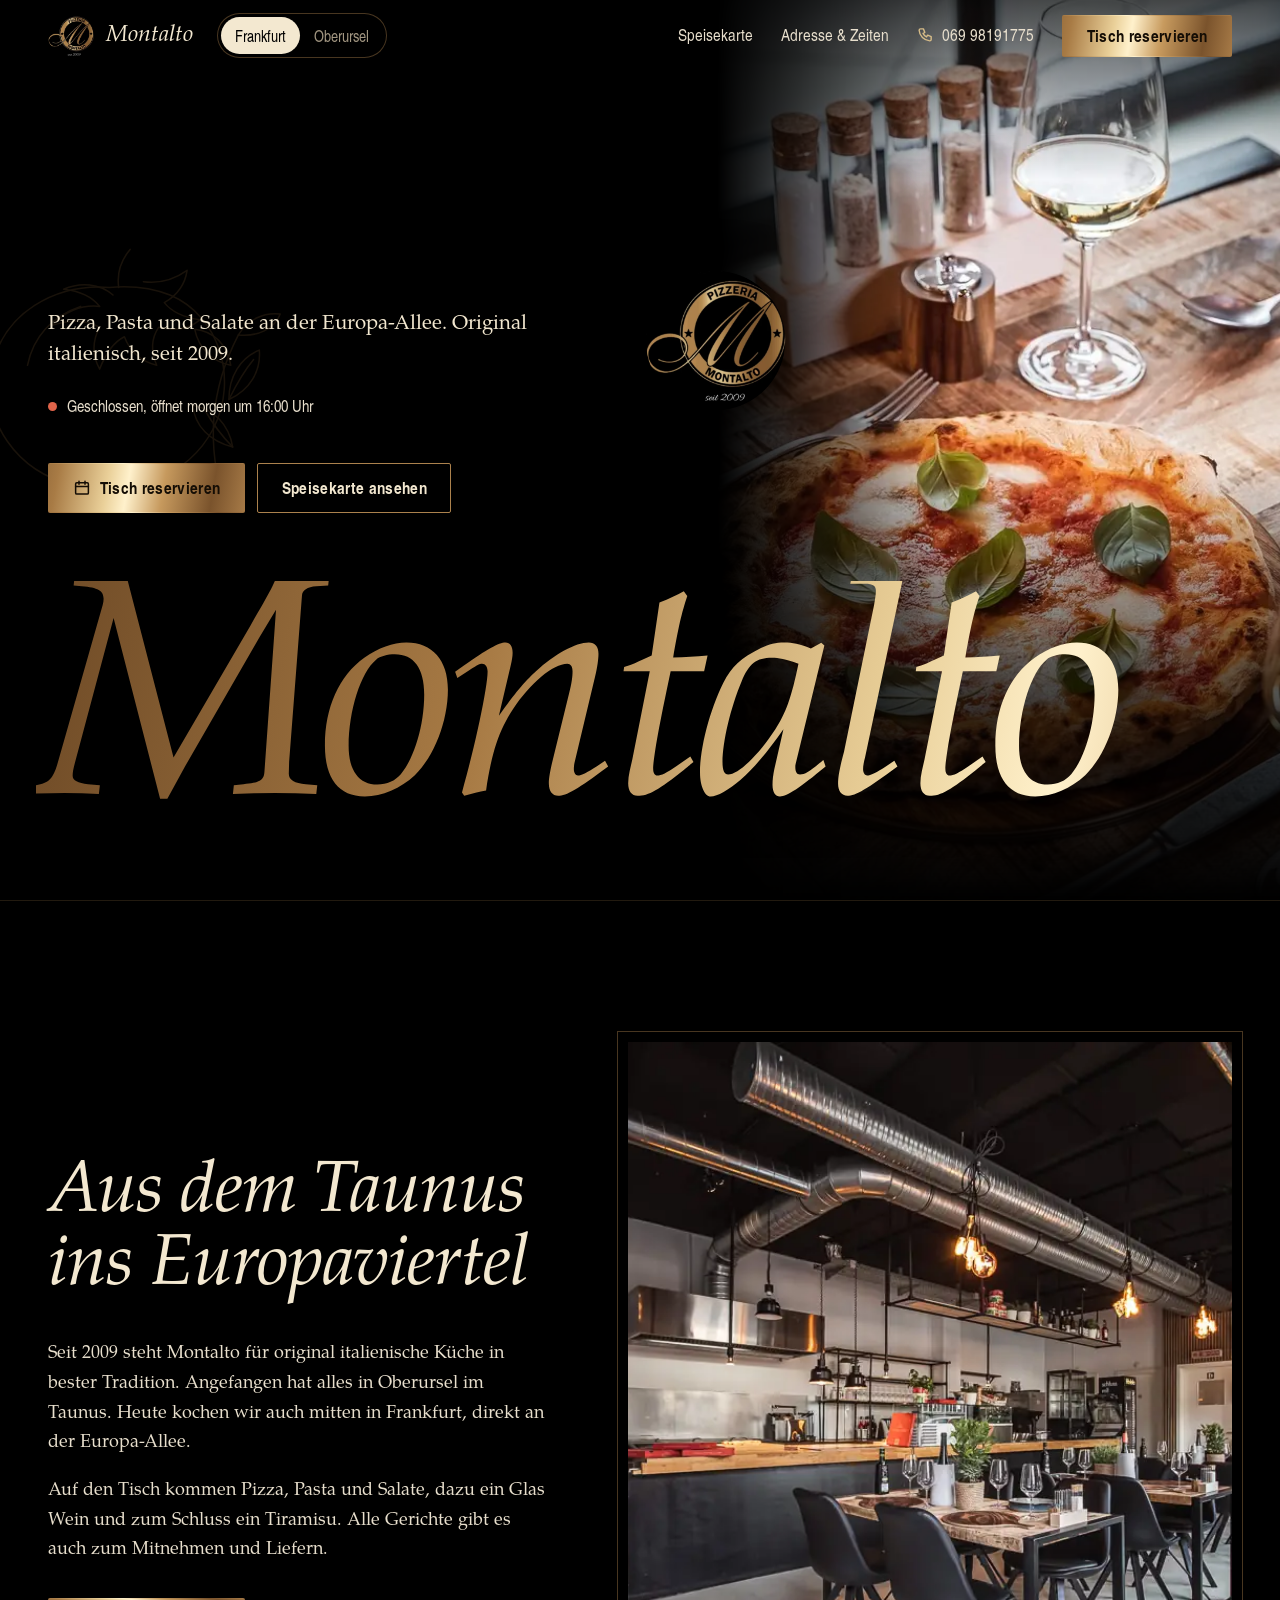
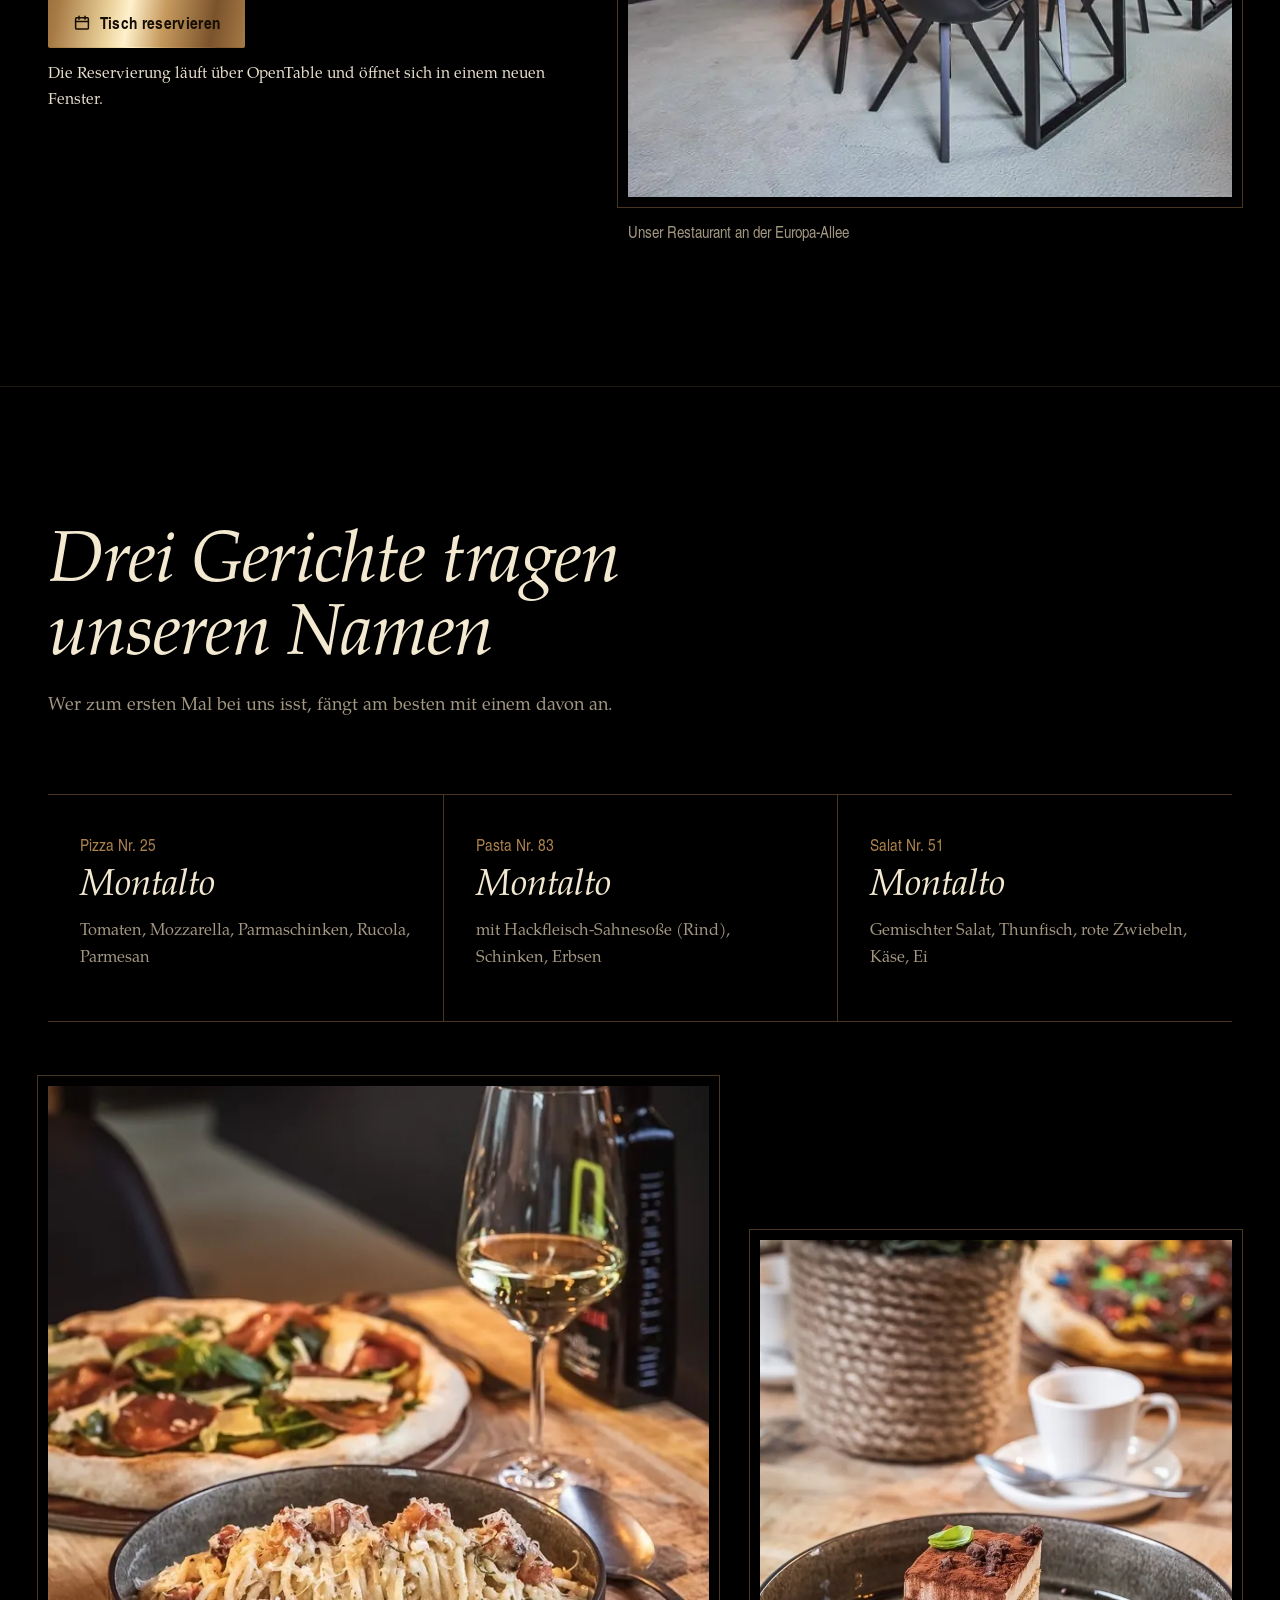
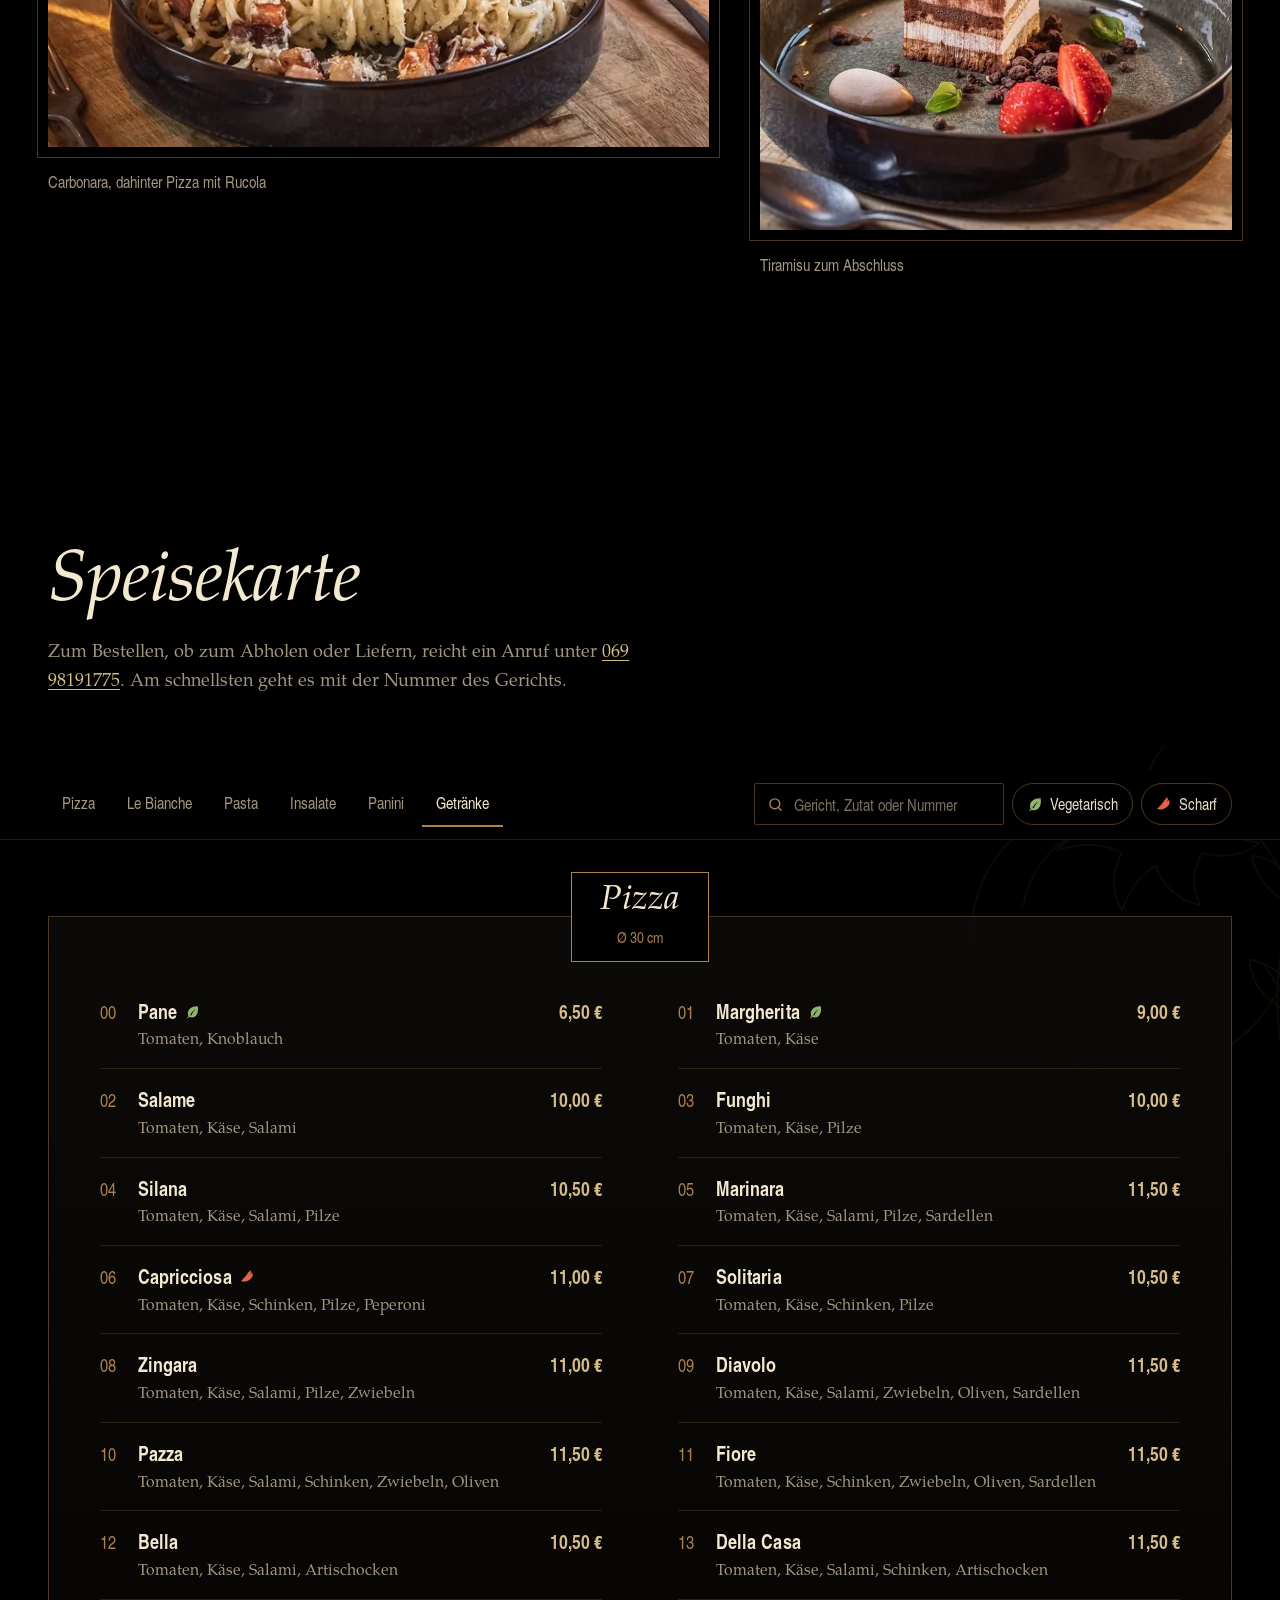
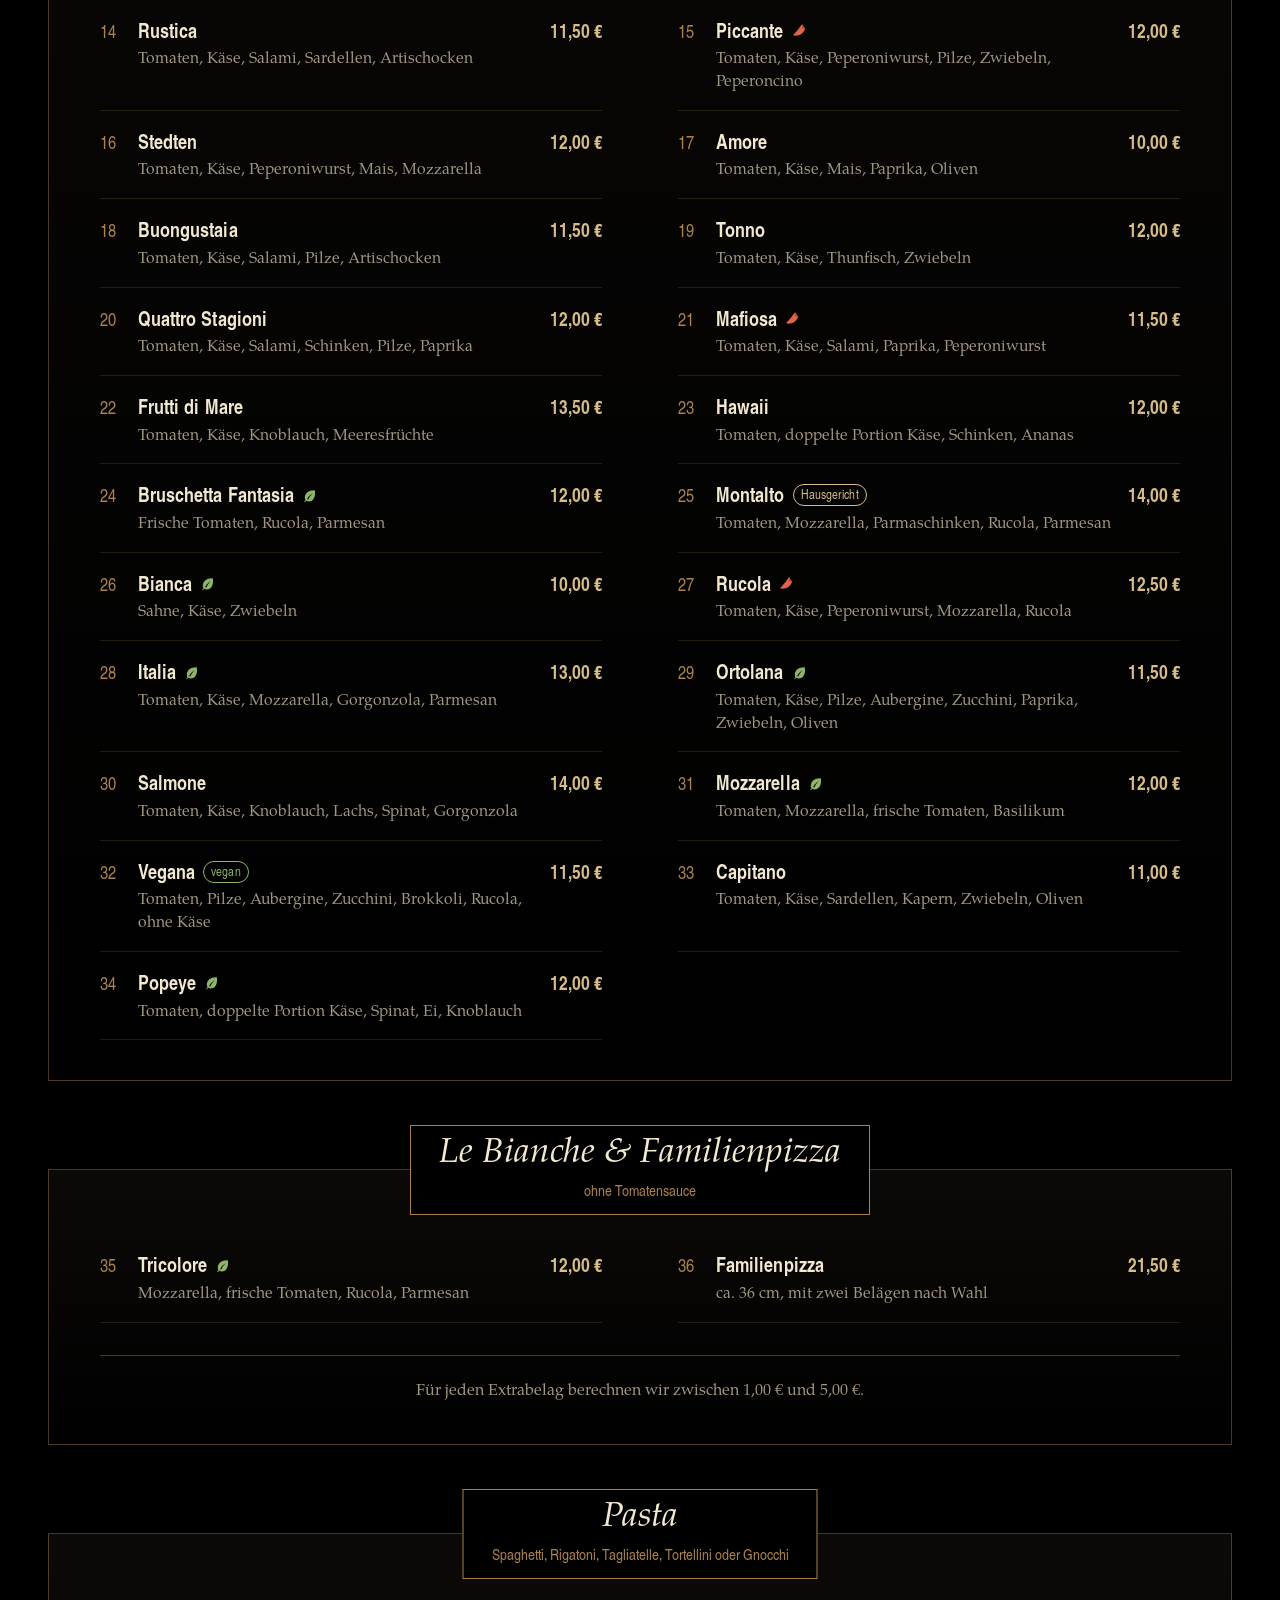
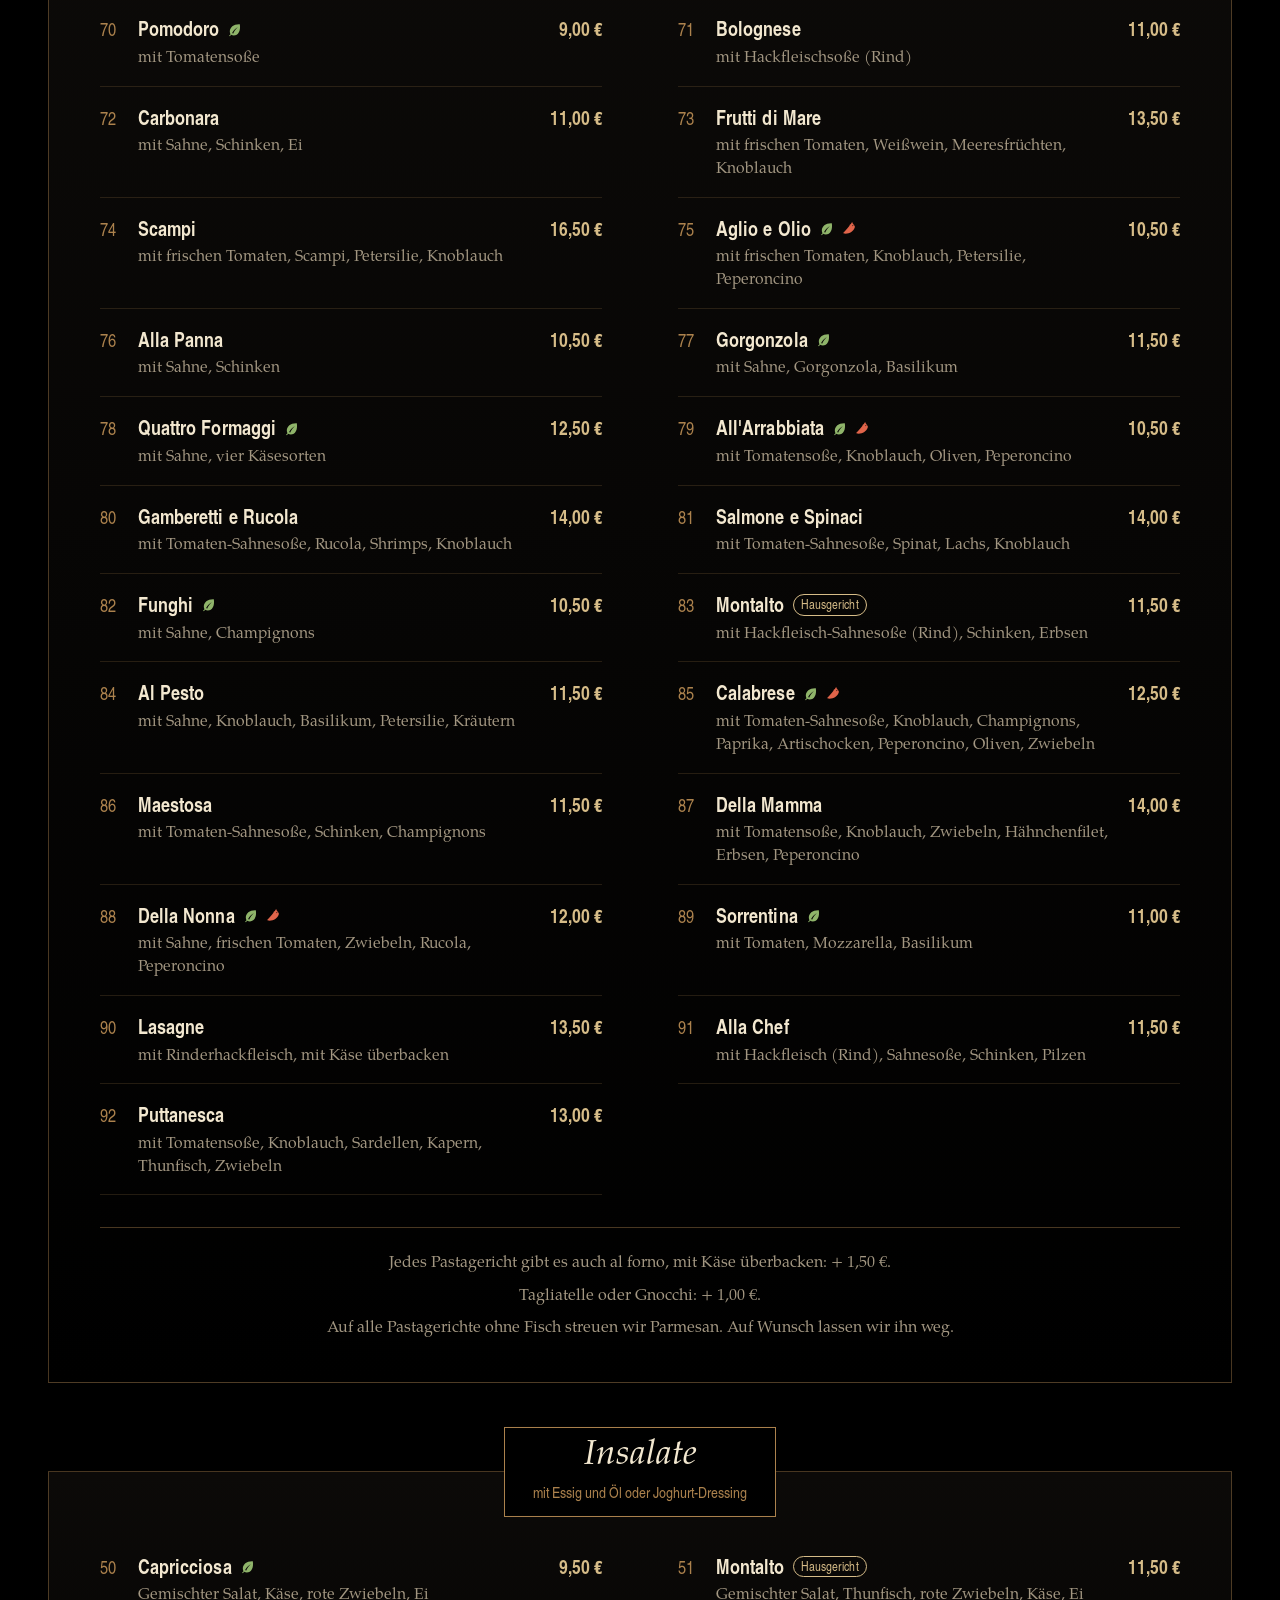
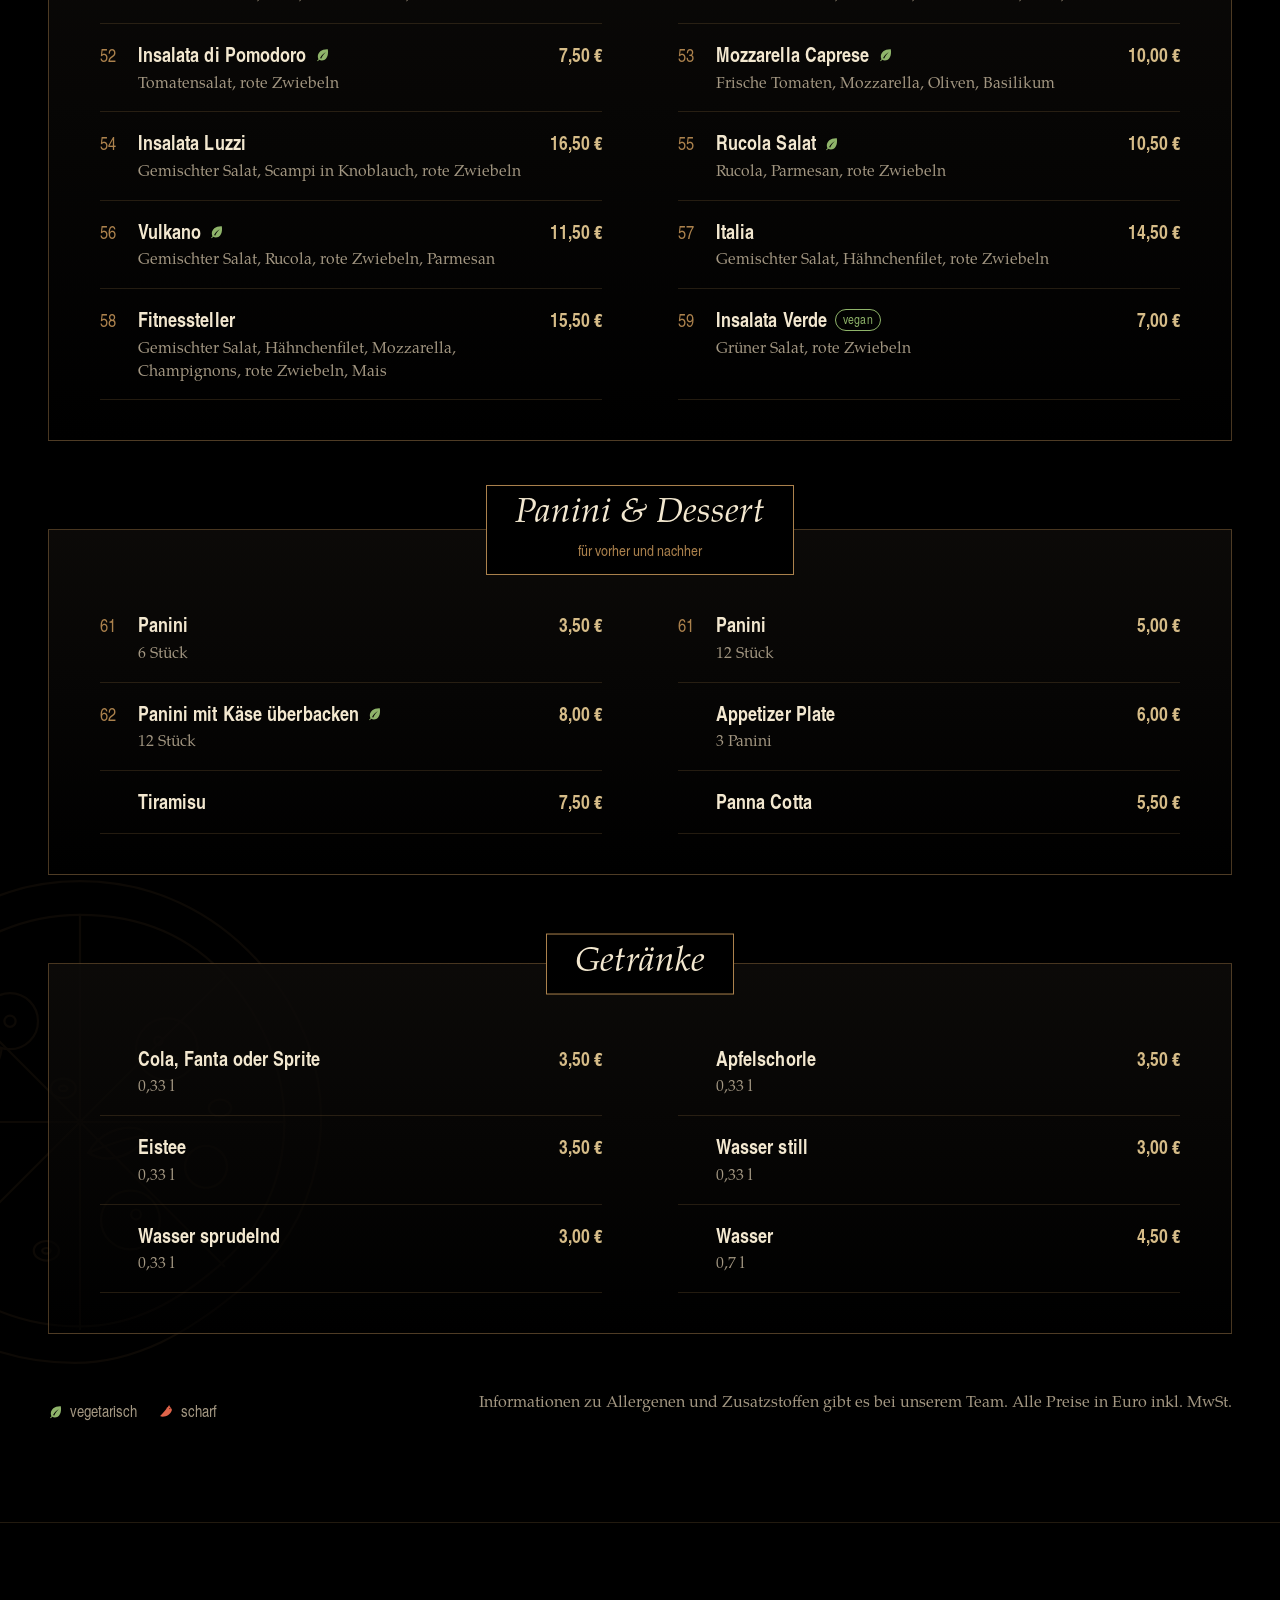
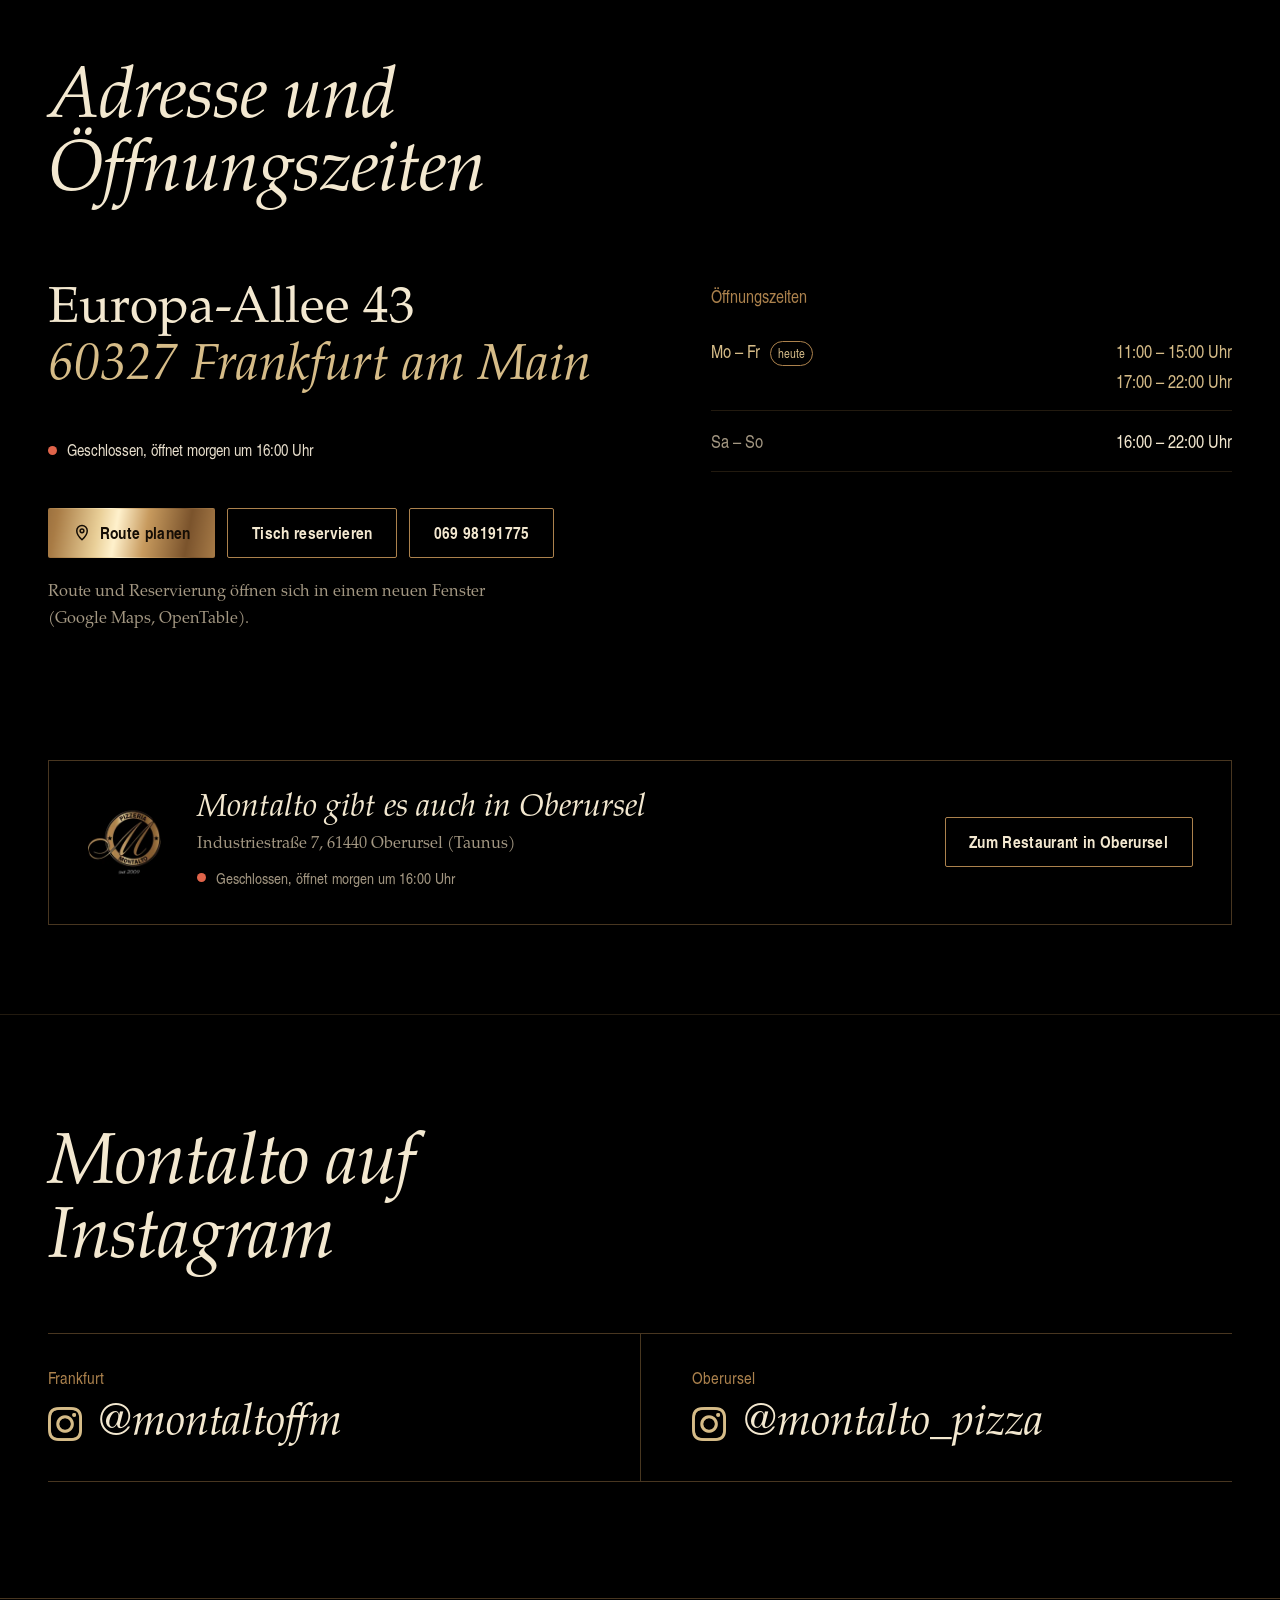
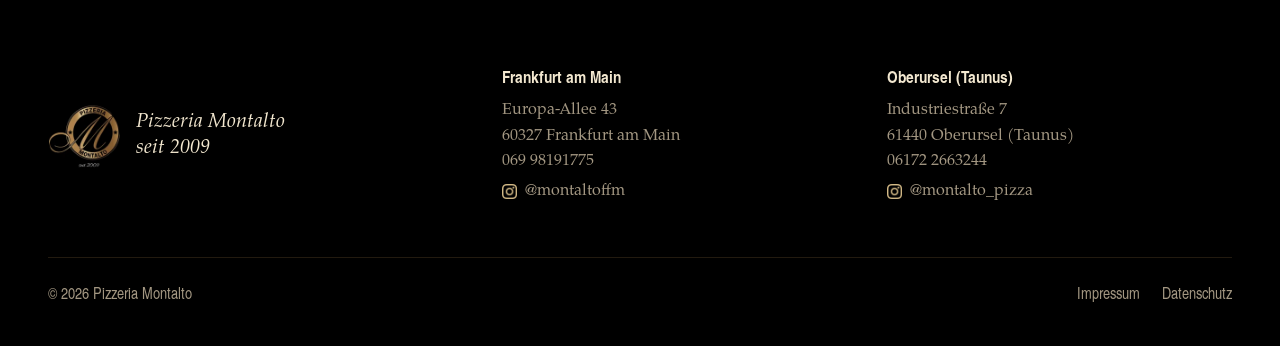
<file: index.html>
<!doctype html>
<html lang="de">
<head>
  <meta charset="utf-8">
  <meta name="viewport" content="width=device-width, initial-scale=1, viewport-fit=cover">
  <title>Pizzeria Montalto Frankfurt – Pizza, Pasta &amp; Salate im Europaviertel</title>
  <meta name="description" content="Pizzeria Montalto in der Europa-Allee 43, Frankfurt am Main: Pizza, Pasta und Salate. Speisekarte, Öffnungszeiten, Tischreservierung, Abholung und Lieferung.">
  <meta name="theme-color" content="#000000">
  <meta property="og:type" content="restaurant">
  <meta property="og:title" content="Pizzeria Montalto Frankfurt">
  <meta property="og:description" content="Pizza, Pasta und Salate im Frankfurter Europaviertel. Seit 2009.">
  <meta property="og:image" content="https://restaurant-montalto.de/assets/img/logo.png">
  <meta property="og:url" content="https://restaurant-montalto.de/">
  <link rel="canonical" href="https://restaurant-montalto.de/">
  <link rel="icon" type="image/png" sizes="32x32" href="assets/img/favicon-32.png">
  <link rel="icon" type="image/png" sizes="64x64" href="assets/img/favicon-64.png">
  <link rel="apple-touch-icon" href="assets/img/apple-touch-icon.png">
  <link rel="preload" href="assets/fonts/pagella-italic.woff" as="font" type="font/woff" crossorigin>
  <link rel="stylesheet" href="assets/css/style.css?v=20261013a">
  <script src="assets/js/standorte.js?v=20261013a" defer></script>
  <script src="assets/js/speisekarte.js?v=20261013a" defer></script>
  <script src="assets/js/main.js?v=20261013a" defer></script>
</head>
<body data-standort="frankfurt" data-root="">

<a class="skip" href="#speisekarte">Zur Speisekarte springen</a>

<header class="kopf">
  <div class="wrap">
    <a class="kopf-logo" href="./" aria-label="Pizzeria Montalto, Startseite">
      <img src="assets/img/logo-160.webp" alt="" width="46" height="46">
      <span>Montalto</span>
    </a>
    <nav class="standort-wahl" aria-label="Standort wählen">
      <a href="./" aria-current="page">Frankfurt</a>
      <a href="oberursel/">Oberursel</a>
    </nav>
    <nav class="kopf-nav" aria-label="Hauptmenü">
      <a href="#speisekarte">Speisekarte</a>
      <a href="#besuch">Adresse &amp; Zeiten</a>
      <a class="kopf-tel" data-tel href="tel:+496998191775">
        <svg viewBox="0 0 24 24" fill="none" stroke="currentColor" stroke-width="2" stroke-linecap="round" stroke-linejoin="round" aria-hidden="true"><path d="M5 4h4l2 5-2.5 1.5a11 11 0 0 0 5 5L15 13l5 2v4a2 2 0 0 1-2 2A16 16 0 0 1 3 6a2 2 0 0 1 2-2"/></svg>
        <span data-fill="telAnzeige">069 98191775</span>
      </a>
      <a class="btn btn--gold" data-reservieren href="https://www.opentable.com/r/pizzeria-montalto-frankfurt-am-main" target="_blank" rel="noopener">Tisch reservieren</a>
    </nav>
  </div>
</header>

<main id="inhalt">

  <section class="hero" aria-labelledby="hero-titel">
    <figure class="hero-bild">
      <img class="hero-foto" src="assets/img/ffm-pizza-720.webp" srcset="assets/img/ffm-pizza-480.webp 480w, assets/img/ffm-pizza-720.webp 720w" sizes="(max-width: 700px) 100vw, 44vw" width="720" height="894" alt="Pizza Margherita mit Mozzarella und Basilikum auf einem Holzbrett, daneben ein Glas Weißwein" fetchpriority="high" decoding="async">
      <img class="hero-siegel" src="assets/img/logo-480.webp" alt="Logo der Pizzeria Montalto, seit 2009" width="480" height="480" loading="lazy">
    </figure>
    <div class="wrap">
      <div class="hero-inhalt">
        <div class="hero-text">
          <p class="hero-lead">Pizza, Pasta und Salate an der Europa-Allee. Original italienisch, seit 2009.</p>
          <p class="status" data-status aria-live="polite">Öffnungszeiten werden geladen</p>
          <div class="hero-cta">
            <a class="btn btn--gold" data-reservieren href="https://www.opentable.com/r/pizzeria-montalto-frankfurt-am-main" target="_blank" rel="noopener">
              <svg viewBox="0 0 24 24" fill="none" stroke="currentColor" stroke-width="2" stroke-linecap="round" stroke-linejoin="round" aria-hidden="true"><rect x="3.5" y="5" width="17" height="15" rx="1.5"/><path d="M3.5 10h17M8 3v4M16 3v4"/></svg>
              Tisch reservieren
            </a>
            <a class="btn" href="#speisekarte">Speisekarte ansehen</a>
          </div>
        </div>
      </div>
    </div>
    <h1 id="hero-titel" class="wrap"><span class="sr-only">Pizzeria </span><span class="marke">Montalto</span><span class="sr-only"> in Frankfurt am Main</span></h1>
  </section>

  <section class="abschnitt intro" aria-labelledby="intro-titel">
    <div class="wrap intro-raster">
      <div class="intro-text">
        <h2 id="intro-titel" class="abschnitt-titel">Aus dem Taunus ins Europaviertel</h2>
        <p>Seit 2009 steht Montalto für original italienische Küche in bester Tradition. Angefangen hat alles in Oberursel im Taunus. Heute kochen wir auch mitten in Frankfurt, direkt an der Europa-Allee.</p>
        <p>Auf den Tisch kommen Pizza, Pasta und Salate, dazu ein Glas Wein und zum Schluss ein Tiramisu. Alle Gerichte gibt es auch zum Mitnehmen und Liefern.</p>
        <div class="intro-cta">
          <a class="btn btn--gold" data-reservieren href="https://www.opentable.com/r/pizzeria-montalto-frankfurt-am-main" target="_blank" rel="noopener">
            <svg viewBox="0 0 24 24" fill="none" stroke="currentColor" stroke-width="2" stroke-linecap="round" stroke-linejoin="round" aria-hidden="true"><rect x="3.5" y="5" width="17" height="15" rx="1.5"/><path d="M3.5 10h17M8 3v4M16 3v4"/></svg>
            Tisch reservieren
          </a>
        </div>
        <p class="intro-hinweis">Die Reservierung läuft über OpenTable und öffnet sich in einem neuen Fenster.</p>
      </div>
      <figure class="bild intro-bild">
        <img src="assets/img/ffm-innen-1080.webp" srcset="assets/img/ffm-innen-640.webp 640w, assets/img/ffm-innen-1080.webp 1080w" sizes="(max-width: 860px) 100vw, 52vw" width="1080" height="720" loading="lazy" decoding="async" alt="Das Restaurant in Frankfurt: Pizzaofen mit Mosaikkuppel, offene Küche und Holztische mit schwarzen Stühlen">
        <figcaption>Unser Restaurant an der Europa-Allee</figcaption>
      </figure>
    </div>
  </section>

  <section class="abschnitt haus" aria-labelledby="haus-titel">
    <div class="wrap">
      <div class="abschnitt-kopf">
        <h2 id="haus-titel" class="abschnitt-titel">Drei Gerichte tragen unseren Namen</h2>
        <p>Wer zum ersten Mal bei uns isst, fängt am besten mit einem davon an.</p>
      </div>
      <div class="haus-reihe" id="haus-reihe"></div>
    </div>
  </section>

  <section class="bildband" aria-label="Eindrücke aus dem Restaurant">
    <div class="wrap bildband-raster">
      <figure class="bild bild--gross">
        <img src="assets/img/ffm-pasta-720.webp" srcset="assets/img/ffm-pasta-480.webp 480w, assets/img/ffm-pasta-720.webp 720w" sizes="(max-width: 700px) 50vw, 54vw" width="720" height="720" loading="lazy" decoding="async" alt="Spaghetti Carbonara in einer dunklen Schale, dahinter eine Pizza mit Rucola und Parmesan und ein Glas Weißwein">
        <figcaption>Carbonara, dahinter Pizza mit Rucola</figcaption>
      </figure>
      <figure class="bild bild--klein">
        <img src="assets/img/ffm-tiramisu-720.webp" srcset="assets/img/ffm-tiramisu-480.webp 480w, assets/img/ffm-tiramisu-720.webp 720w" sizes="(max-width: 700px) 50vw, 38vw" width="720" height="894" loading="lazy" decoding="async" alt="Tiramisu mit Kakao, Erdbeeren und Basilikum, dahinter eine Tasse Espresso">
        <figcaption>Tiramisu zum Abschluss</figcaption>
      </figure>
    </div>
  </section>

  <section class="abschnitt karte" id="speisekarte" aria-labelledby="karte-titel">
    <div class="wrap">
      <div class="abschnitt-kopf">
        <h2 id="karte-titel" class="abschnitt-titel">Speisekarte</h2>
        <p>Zum Bestellen, ob zum Abholen oder Liefern, reicht ein Anruf unter <a data-tel href="tel:+496998191775"><span data-fill="telAnzeige">069 98191775</span></a>. Am schnellsten geht es mit der Nummer des Gerichts.</p>
      </div>
    </div>
    <div id="karte-inhalt">
      <noscript><div class="wrap"><p>Die Speisekarte braucht JavaScript. Telefonisch helfen wir gern weiter: 069 98191775.</p></div></noscript>
    </div>
    <div class="wrap karte-fuss">
      <div class="legende">
        <span><svg class="icon icon--veg" viewBox="0 0 24 24" fill="currentColor" aria-hidden="true"><path d="M20.5 3.5C11 3 4.5 8 4.5 15.2c0 1.6.4 3 1.1 4.3L3.3 21.8l1.1 1.1 2.4-2.4c1.2.6 2.6 1 4 1 7.4 0 11.4-7.6 9.7-18zM8.2 17.6c2.6-4.4 5.5-7.3 9.2-9.6-3.1 3-5.6 6.2-7.7 10.6-.5-.3-1-.6-1.5-1z"/></svg> vegetarisch</span>
        <span><svg class="icon icon--scharf" viewBox="0 0 24 24" fill="currentColor" aria-hidden="true"><path d="M15.6 2.3c-.8.6-1.2 1.6-1.1 2.6-1.4.3-2.4 1.4-2.6 2.8C9.2 10.9 5.6 15.6 2.5 18.4c-.6.5-.3 1.5.5 1.6 7.8 1.2 15.4-3 17.4-9.6.5-1.6-.2-3.1-1.6-3.9-.1-1.1-.8-2-1.8-2.4 0-.6.3-1.1.8-1.4l-2.2-.4zm1.7 4.4c.6 0 1.1.3 1.4.8-1-.1-2 .2-2.8.8.2-.9.8-1.6 1.4-1.6z"/></svg> scharf</span>
      </div>
      <p>Informationen zu Allergenen und Zusatzstoffen gibt es bei unserem Team. Alle Preise in Euro inkl. MwSt.</p>
    </div>
  </section>

  <section class="abschnitt besuch" id="besuch" aria-labelledby="besuch-titel">
    <div class="wrap">
      <div class="abschnitt-kopf">
        <h2 id="besuch-titel" class="abschnitt-titel">Adresse und Öffnungszeiten</h2>
      </div>
      <div class="besuch-raster">
        <div>
          <address class="adresse">
            <span data-fill="strasse">Europa-Allee 43</span>
            <span data-fill="plzOrt">60327 Frankfurt am Main</span>
          </address>
          <p class="status" data-status>Öffnungszeiten werden geladen</p>
          <div class="besuch-cta">
            <a class="btn btn--gold" data-maps href="#" target="_blank" rel="noopener">
              <svg viewBox="0 0 24 24" fill="none" stroke="currentColor" stroke-width="2" stroke-linecap="round" stroke-linejoin="round" aria-hidden="true"><path d="M12 21s7-6.2 7-12a7 7 0 0 0-14 0c0 5.8 7 12 7 12z"/><circle cx="12" cy="9" r="2.5"/></svg>
              Route planen
            </a>
            <a class="btn" data-reservieren href="https://www.opentable.com/r/pizzeria-montalto-frankfurt-am-main" target="_blank" rel="noopener">Tisch reservieren</a>
            <a class="btn" data-tel href="tel:+496998191775"><span data-fill="telAnzeige">069 98191775</span></a>
          </div>
          <p class="besuch-hinweis">Route und Reservierung öffnen sich in einem neuen Fenster (Google Maps, OpenTable).</p>
        </div>
        <div>
          <h3 class="zeiten-titel">Öffnungszeiten</h3>
          <table class="zeiten">
            <caption class="sr-only">Öffnungszeiten Frankfurt</caption>
            <tbody data-zeiten></tbody>
          </table>
          <div class="liefer" data-liefer></div>
        </div>
      </div>

      <aside class="anderer-standort" aria-labelledby="anders-titel">
        <img src="assets/img/logo-160.webp" alt="" width="74" height="74" loading="lazy">
        <div>
          <h3 id="anders-titel">Montalto gibt es auch in Oberursel</h3>
          <p><span data-loc="oberursel" data-fill="strasse">Industriestraße 7</span>, <span data-loc="oberursel" data-fill="plzOrt">61440 Oberursel (Taunus)</span></p>
          <p class="status" data-loc="oberursel" data-status></p>
        </div>
        <a class="btn" href="oberursel/">Zum Restaurant in Oberursel</a>
      </aside>
    </div>
  </section>

  <section class="insta" aria-labelledby="insta-titel">
    <div class="wrap">
      <h2 id="insta-titel" class="abschnitt-titel">Montalto auf Instagram</h2>
      <div class="insta-reihe">
        <a class="insta-link" data-loc="frankfurt" data-insta href="https://www.instagram.com/montaltoffm/" target="_blank" rel="noopener">
          <span class="insta-ort">Frankfurt</span>
          <span class="insta-handle"><span class="icon-insta" aria-hidden="true"></span><span class="name" data-loc="frankfurt" data-fill="insta">@montaltoffm</span></span>
        </a>
        <a class="insta-link" data-loc="oberursel" data-insta href="https://www.instagram.com/montalto_pizza/" target="_blank" rel="noopener">
          <span class="insta-ort">Oberursel</span>
          <span class="insta-handle"><span class="icon-insta" aria-hidden="true"></span><span class="name" data-loc="oberursel" data-fill="insta">@montalto_pizza</span></span>
        </a>
      </div>
    </div>
  </section>

</main>

<footer class="fuss">
  <div class="wrap">
    <div class="fuss-raster">
      <div class="fuss-marke">
        <img src="assets/img/logo-160.webp" alt="" width="72" height="72" loading="lazy">
        <p>Pizzeria Montalto<br>seit 2009</p>
      </div>
      <div>
        <h4>Frankfurt am Main</h4>
        <address>
          <span data-loc="frankfurt" data-fill="strasse">Europa-Allee 43</span><br>
          <span data-loc="frankfurt" data-fill="plzOrt">60327 Frankfurt am Main</span><br>
          <a data-loc="frankfurt" data-tel href="tel:+496998191775"><span data-loc="frankfurt" data-fill="telAnzeige">069 98191775</span></a><br>
          <a class="fuss-insta" data-loc="frankfurt" data-insta href="https://www.instagram.com/montaltoffm/" target="_blank" rel="noopener"><span class="icon-insta" aria-hidden="true"></span><span data-loc="frankfurt" data-fill="insta">@montaltoffm</span></a>
        </address>
      </div>
      <div>
        <h4><a href="oberursel/">Oberursel (Taunus)</a></h4>
        <address>
          <span data-loc="oberursel" data-fill="strasse">Industriestraße 7</span><br>
          <span data-loc="oberursel" data-fill="plzOrt">61440 Oberursel (Taunus)</span><br>
          <a data-loc="oberursel" data-tel href="tel:+4961722663244"><span data-loc="oberursel" data-fill="telAnzeige">06172 2663244</span></a><br>
          <a class="fuss-insta" data-loc="oberursel" data-insta href="https://www.instagram.com/montalto_pizza/" target="_blank" rel="noopener"><span class="icon-insta" aria-hidden="true"></span><span data-loc="oberursel" data-fill="insta">@montalto_pizza</span></a>
        </address>
      </div>
    </div>
    <div class="fuss-unten">
      <span>© <span data-jahr>2026</span> Pizzeria Montalto</span>
      <nav aria-label="Rechtliches">
        <a href="impressum.html">Impressum</a>
        <a href="datenschutz.html">Datenschutz</a>
      </nav>
    </div>
  </div>
</footer>

<nav class="aktionsleiste" aria-label="Schnellzugriff">
  <a class="btn" href="#speisekarte">Speisekarte</a>
  <a class="btn" data-tel href="tel:+496998191775">
    <svg viewBox="0 0 24 24" fill="none" stroke="currentColor" stroke-width="2" stroke-linecap="round" stroke-linejoin="round" aria-hidden="true"><path d="M5 4h4l2 5-2.5 1.5a11 11 0 0 0 5 5L15 13l5 2v4a2 2 0 0 1-2 2A16 16 0 0 1 3 6a2 2 0 0 1 2-2"/></svg>
    Anrufen
  </a>
  <a class="btn btn--gold" data-reservieren href="https://www.opentable.com/r/pizzeria-montalto-frankfurt-am-main" target="_blank" rel="noopener">Reservieren</a>
</nav>

</body>
</html>
</file>
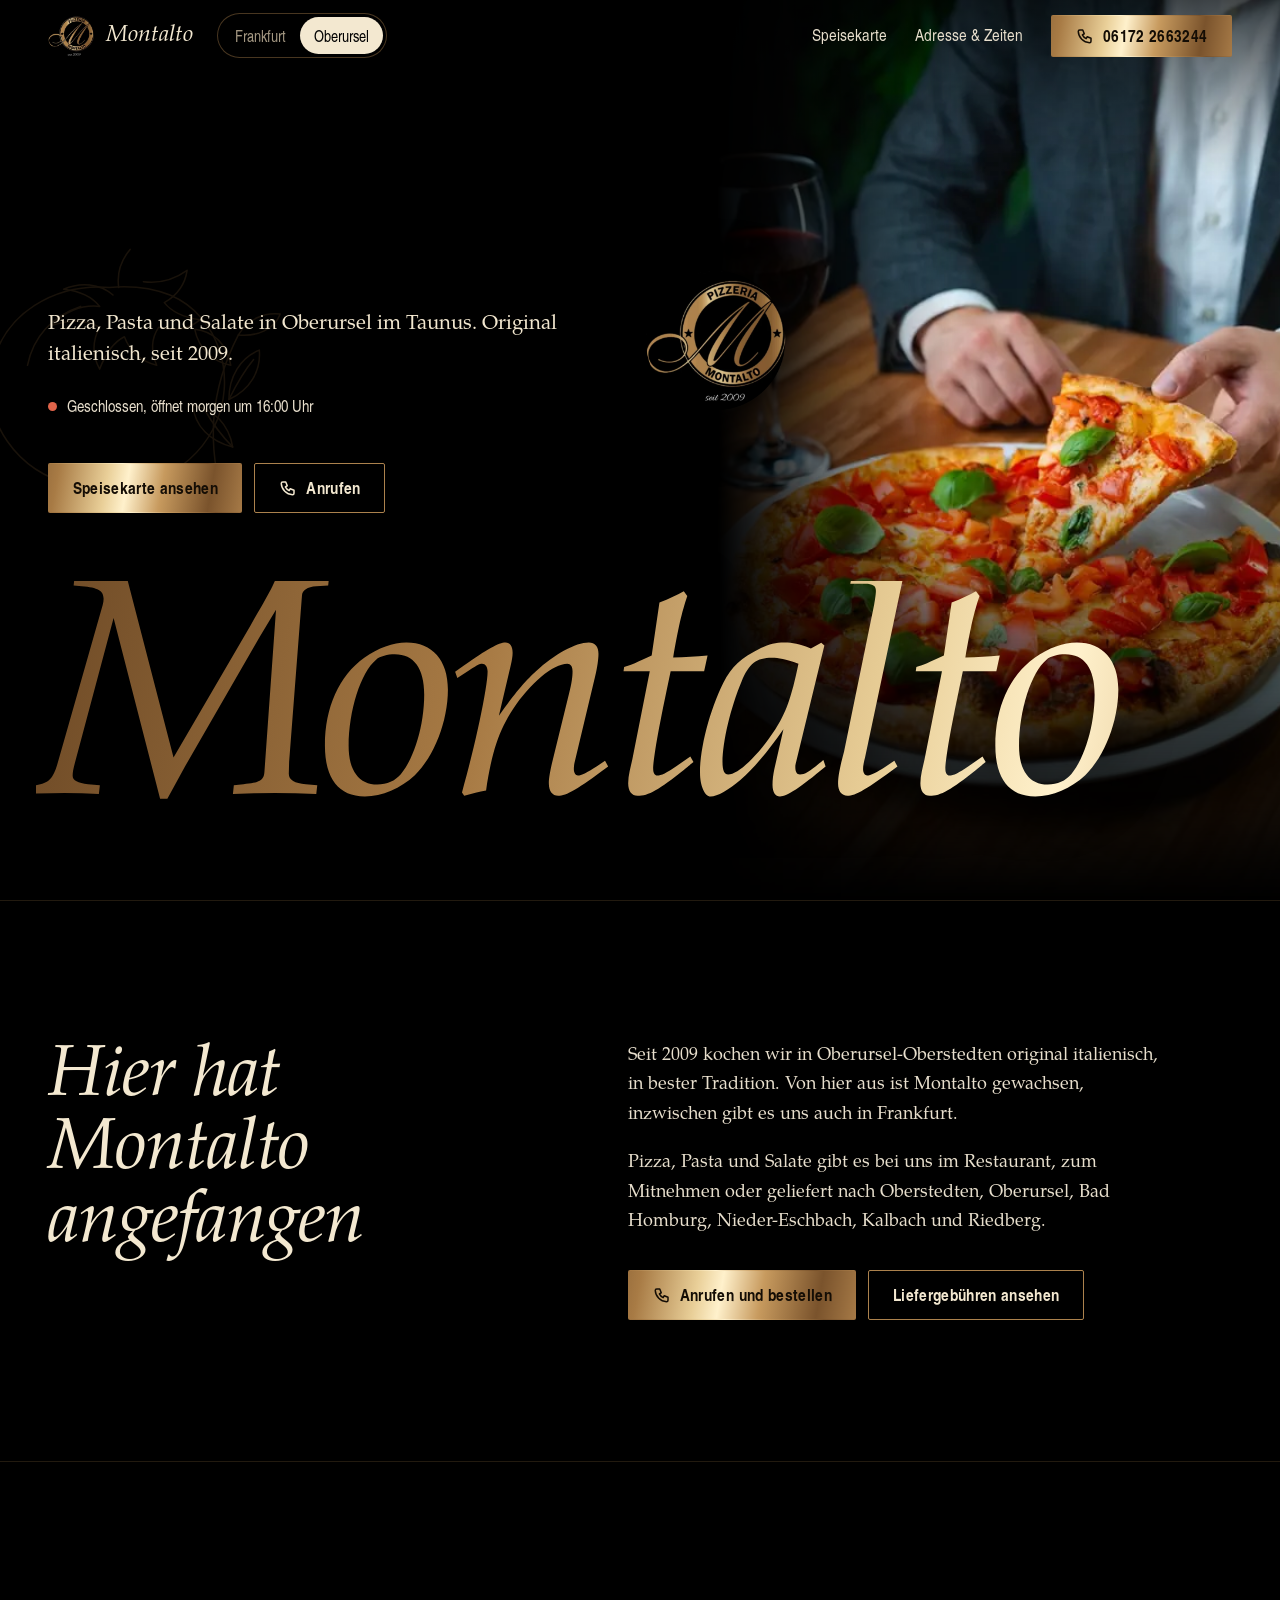
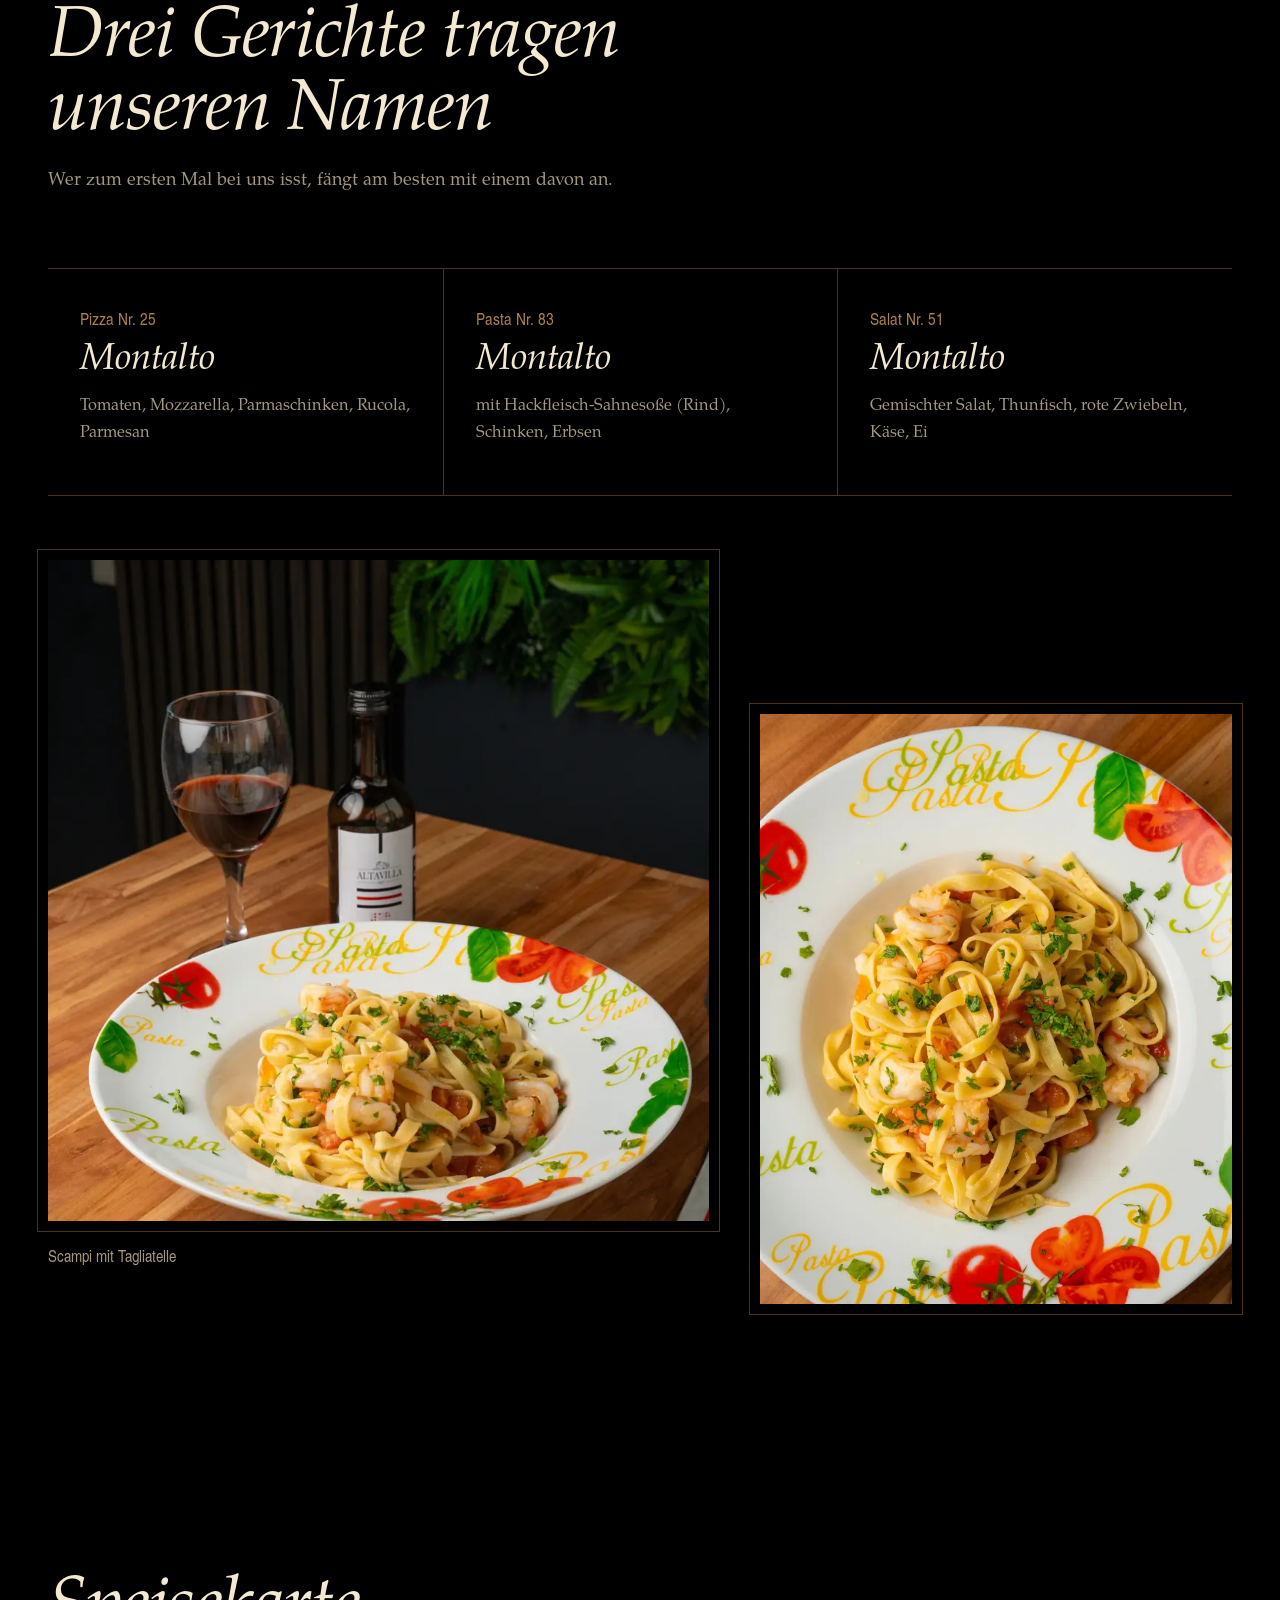
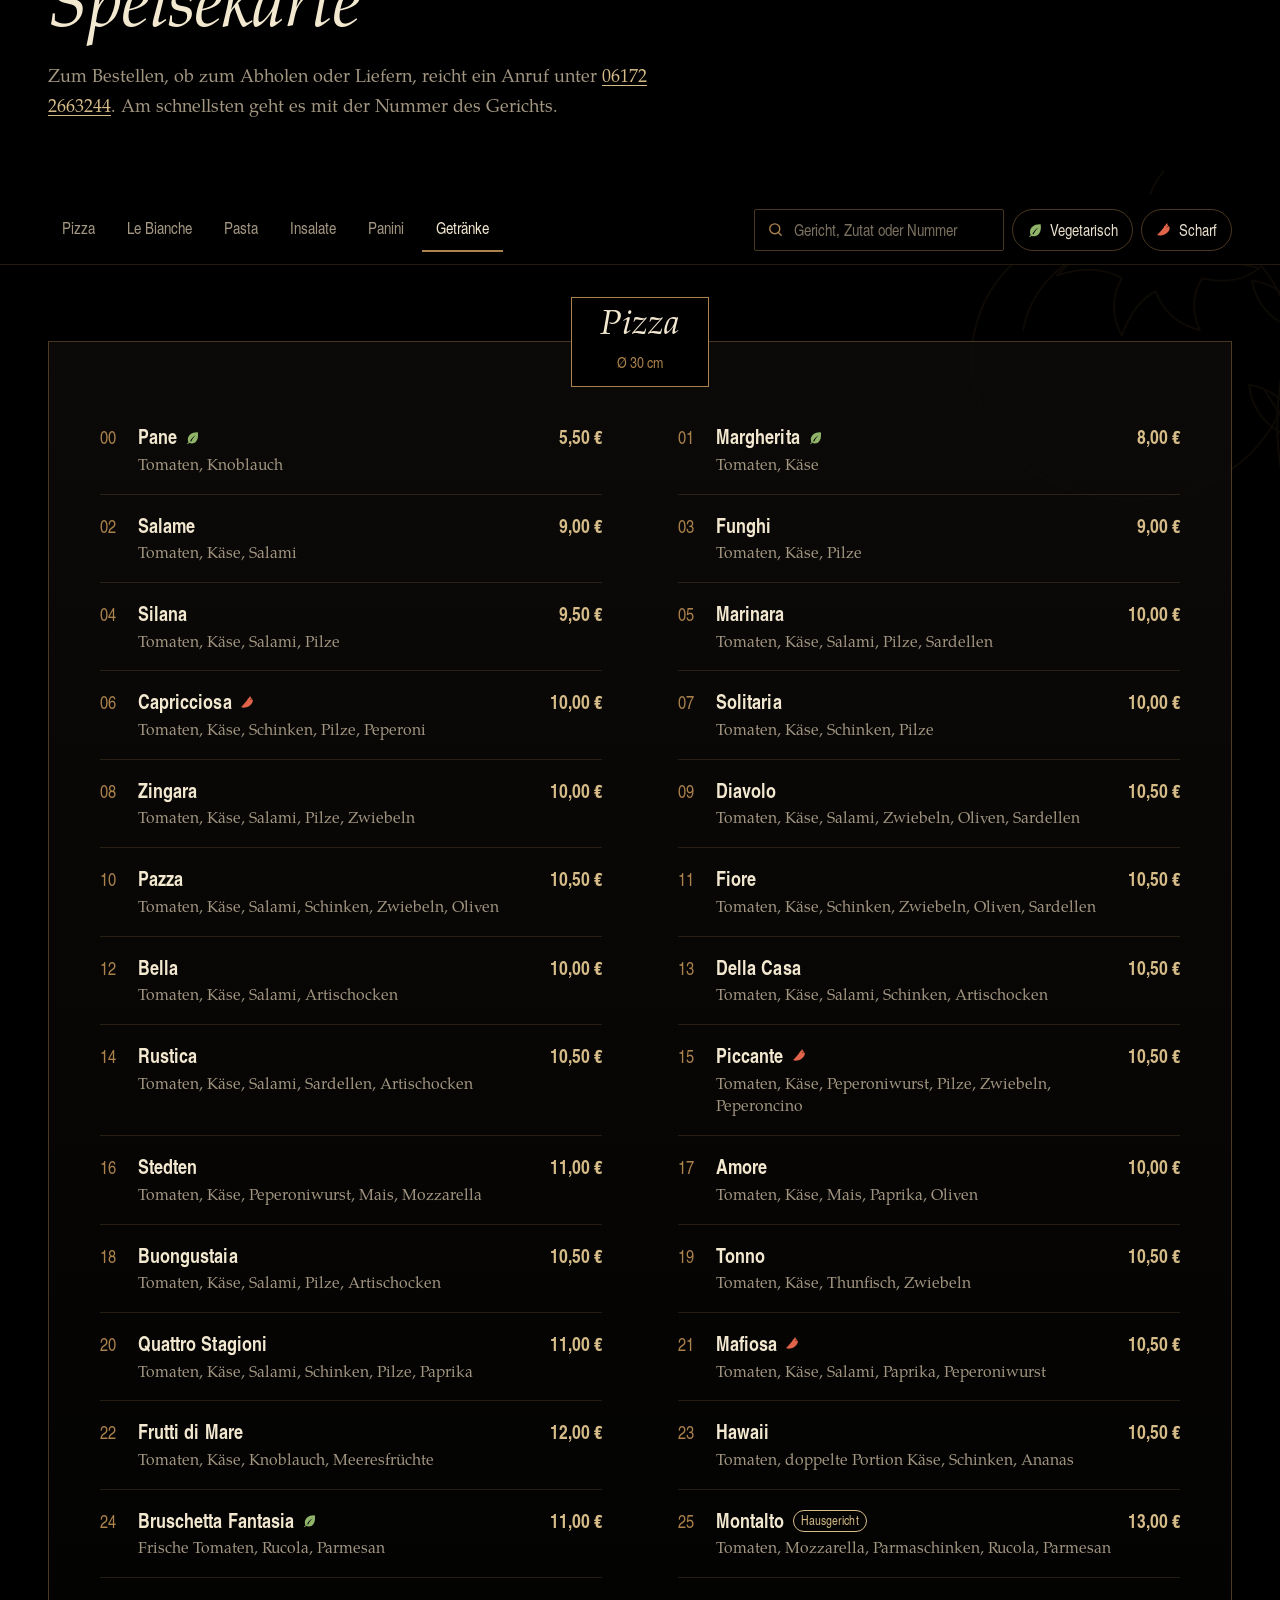
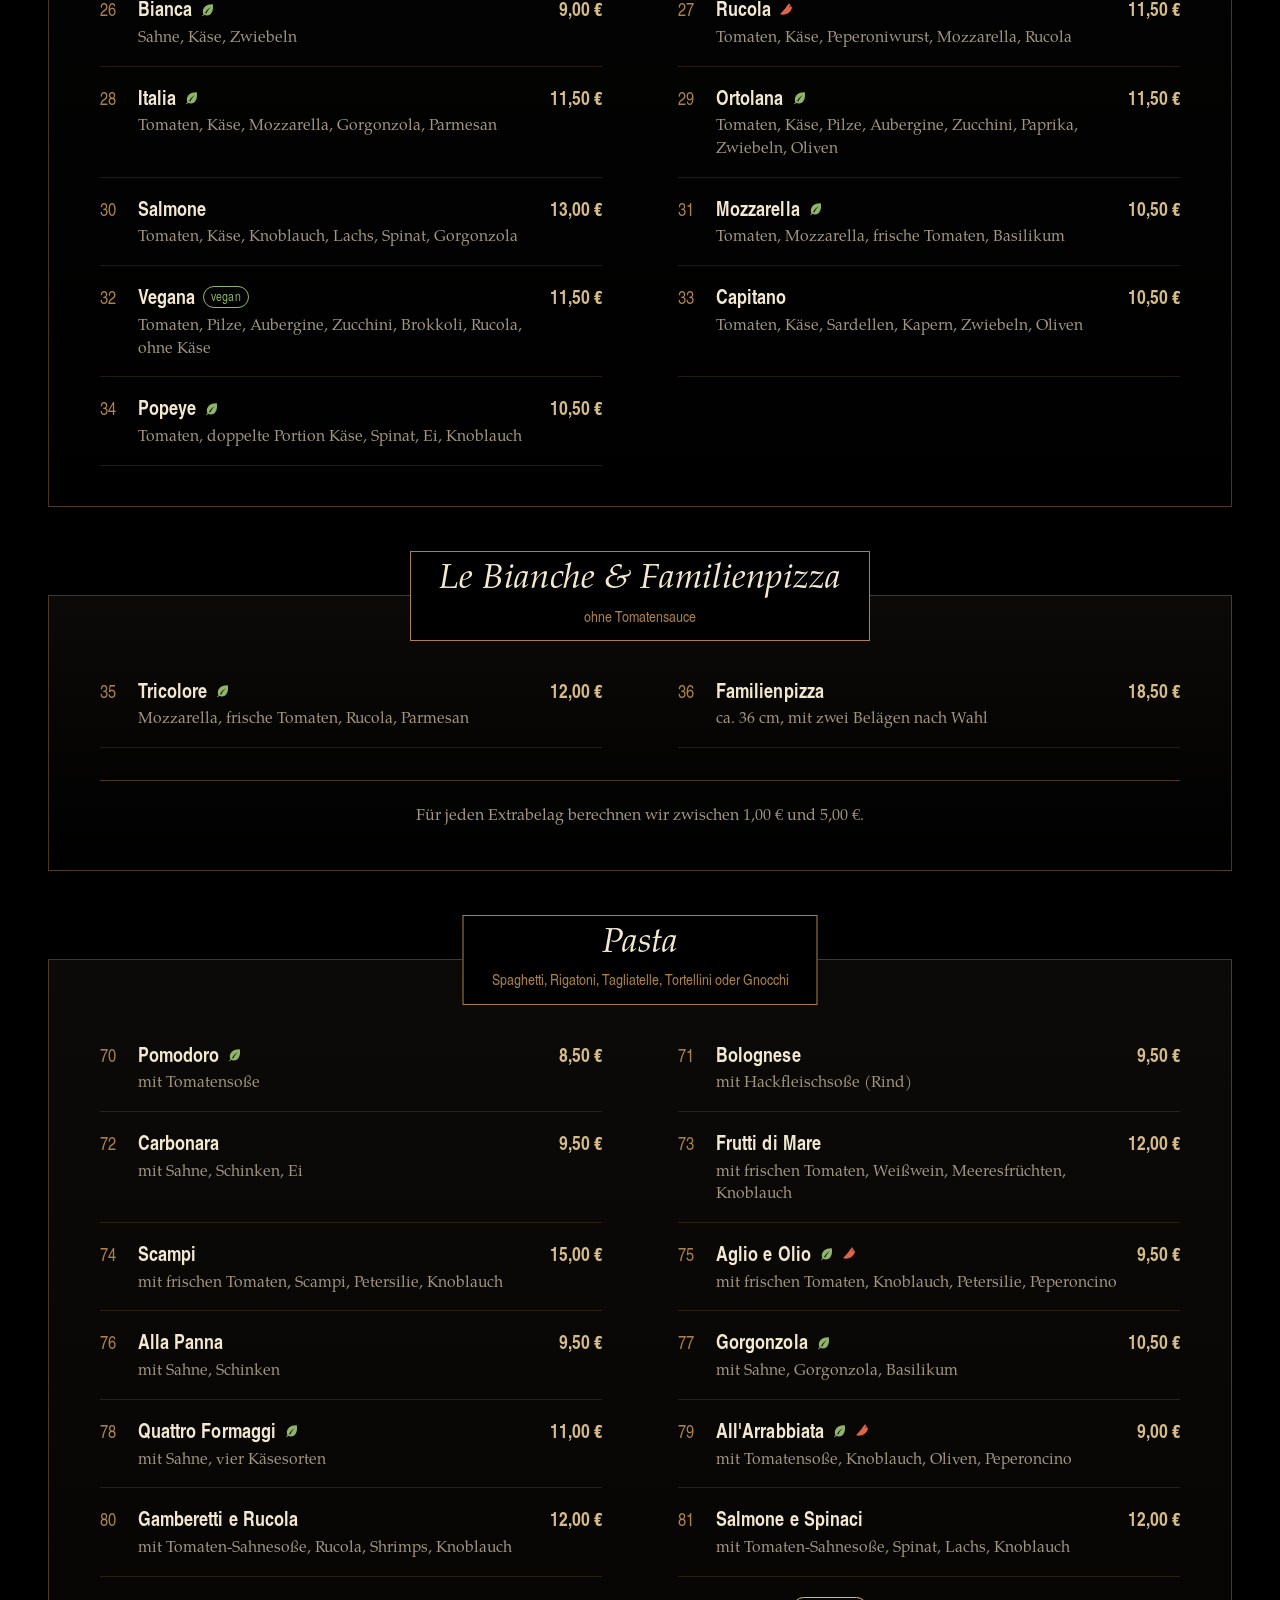
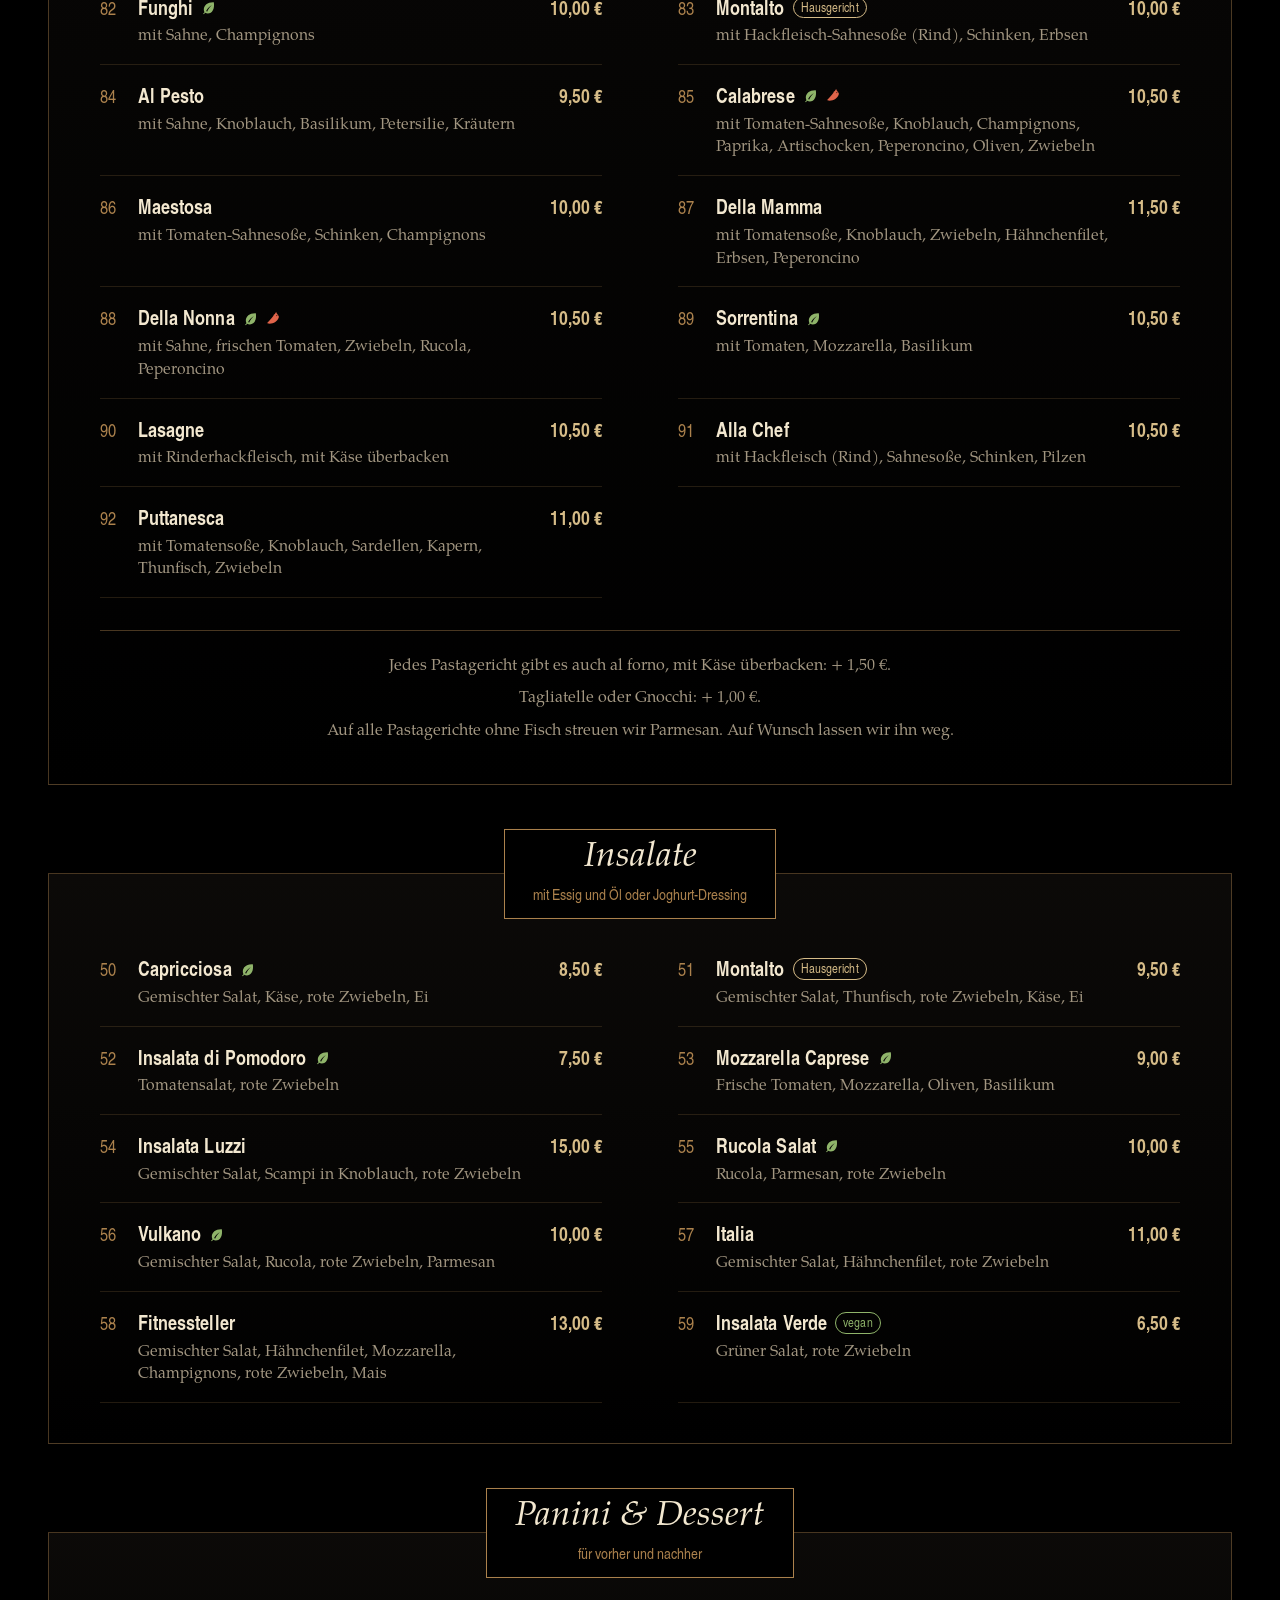
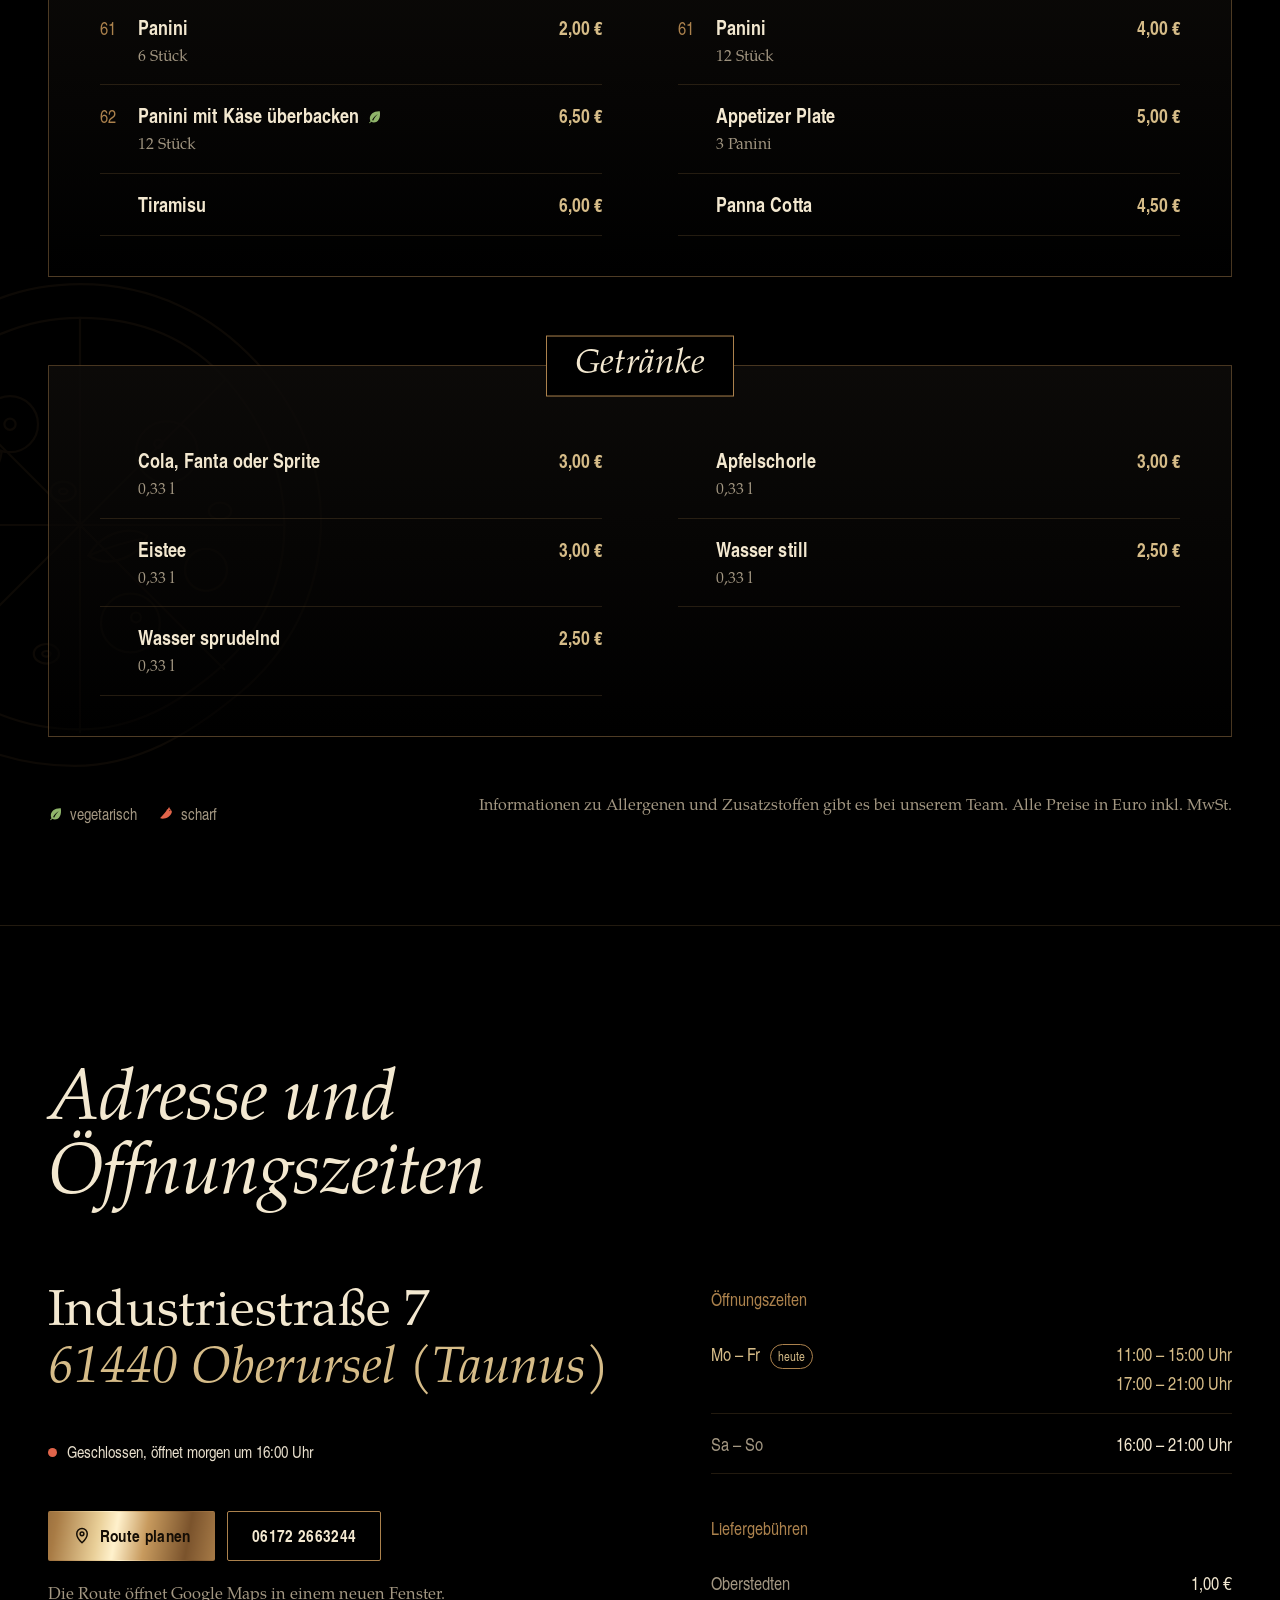
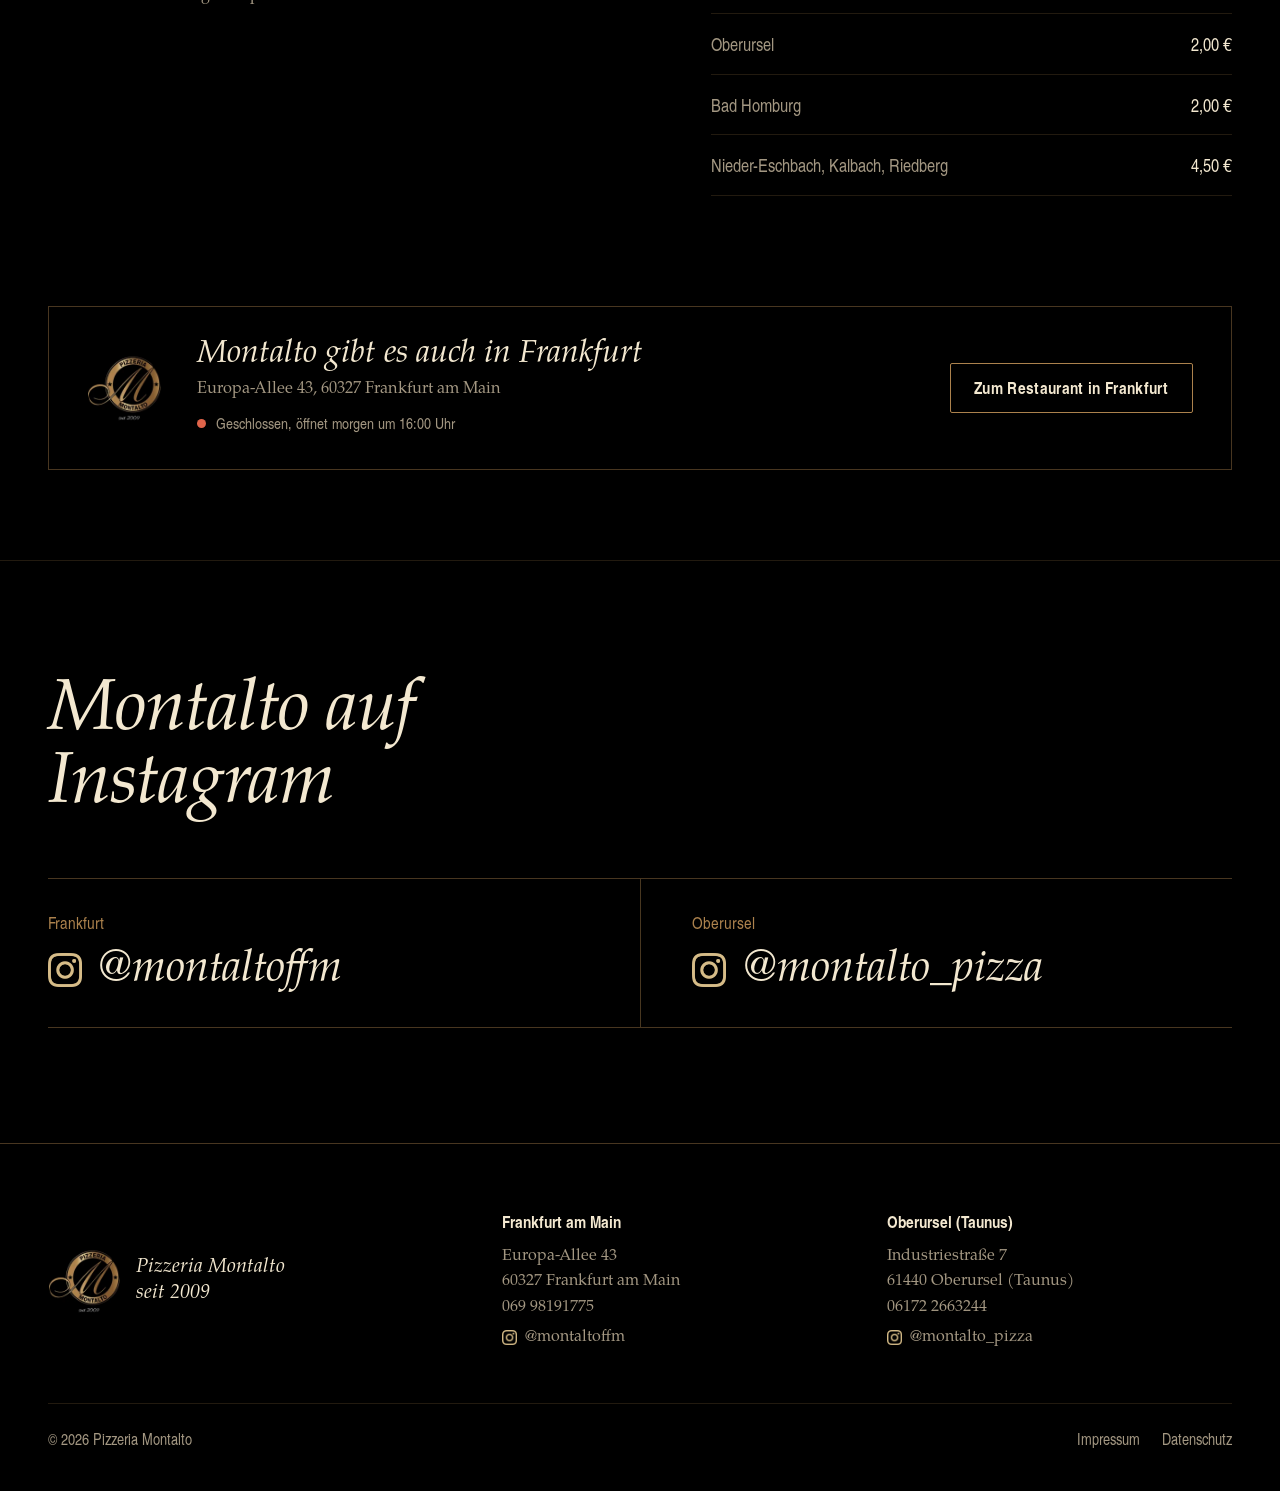
<file: oberursel/index.html>
<!doctype html>
<html lang="de">
<head>
  <meta charset="utf-8">
  <meta name="viewport" content="width=device-width, initial-scale=1, viewport-fit=cover">
  <title>Pizzeria Montalto Oberursel – Pizza, Pasta &amp; Salate im Taunus</title>
  <meta name="description" content="Pizzeria Montalto in der Industriestraße 7, Oberursel (Taunus): Pizza, Pasta und Salate. Speisekarte, Öffnungszeiten und Telefon für Bestellungen zum Abholen oder Liefern.">
  <meta name="theme-color" content="#000000">
  <meta property="og:type" content="restaurant">
  <meta property="og:title" content="Pizzeria Montalto Oberursel">
  <meta property="og:description" content="Pizza, Pasta und Salate in Oberursel im Taunus. Seit 2009.">
  <meta property="og:image" content="https://restaurant-montalto.de/assets/img/logo.png">
  <meta property="og:url" content="https://restaurant-montalto.de/oberursel/">
  <link rel="canonical" href="https://restaurant-montalto.de/oberursel/">
  <link rel="icon" type="image/png" sizes="32x32" href="../assets/img/favicon-32.png">
  <link rel="icon" type="image/png" sizes="64x64" href="../assets/img/favicon-64.png">
  <link rel="apple-touch-icon" href="../assets/img/apple-touch-icon.png">
  <link rel="preload" href="../assets/fonts/pagella-italic.woff" as="font" type="font/woff" crossorigin>
  <link rel="stylesheet" href="../assets/css/style.css?v=20261013a">
  <script src="../assets/js/standorte.js?v=20261013a" defer></script>
  <script src="../assets/js/speisekarte.js?v=20261013a" defer></script>
  <script src="../assets/js/main.js?v=20261013a" defer></script>
</head>
<body data-standort="oberursel" data-root="../">

<a class="skip" href="#speisekarte">Zur Speisekarte springen</a>

<header class="kopf">
  <div class="wrap">
    <a class="kopf-logo" href="../" aria-label="Pizzeria Montalto, Startseite">
      <img src="../assets/img/logo-160.webp" alt="" width="46" height="46">
      <span>Montalto</span>
    </a>
    <nav class="standort-wahl" aria-label="Standort wählen">
      <a href="../">Frankfurt</a>
      <a href="./" aria-current="page">Oberursel</a>
    </nav>
    <nav class="kopf-nav" aria-label="Hauptmenü">
      <a href="#speisekarte">Speisekarte</a>
      <a href="#besuch">Adresse &amp; Zeiten</a>
      <a class="btn btn--gold" data-tel href="tel:+4961722663244">
        <svg viewBox="0 0 24 24" fill="none" stroke="currentColor" stroke-width="2" stroke-linecap="round" stroke-linejoin="round" aria-hidden="true"><path d="M5 4h4l2 5-2.5 1.5a11 11 0 0 0 5 5L15 13l5 2v4a2 2 0 0 1-2 2A16 16 0 0 1 3 6a2 2 0 0 1 2-2"/></svg>
        <span data-fill="telAnzeige">06172 2663244</span>
      </a>
    </nav>
  </div>
</header>

<main id="inhalt">

  <section class="hero" aria-labelledby="hero-titel">
    <figure class="hero-bild">
      <img class="hero-foto" src="../assets/img/pizza-960.webp" srcset="../assets/img/pizza-640.webp 640w, ../assets/img/pizza-960.webp 960w, ../assets/img/pizza-1400.webp 1400w" sizes="(max-width: 700px) 100vw, 44vw" width="1400" height="1750" alt="Pizza mit frischen Tomaten, Mozzarella und Basilikum, daneben ein Glas Rotwein" fetchpriority="high" decoding="async">
      <img class="hero-siegel" src="../assets/img/logo-480.webp" alt="Logo der Pizzeria Montalto, seit 2009" width="480" height="480" loading="lazy">
    </figure>
    <div class="wrap">
      <div class="hero-inhalt">
        <div class="hero-text">
          <p class="hero-lead">Pizza, Pasta und Salate in Oberursel im Taunus. Original italienisch, seit 2009.</p>
          <p class="status" data-status aria-live="polite">Öffnungszeiten werden geladen</p>
          <div class="hero-cta">
            <a class="btn btn--gold" href="#speisekarte">Speisekarte ansehen</a>
            <a class="btn" data-tel href="tel:+4961722663244">
              <svg viewBox="0 0 24 24" fill="none" stroke="currentColor" stroke-width="2" stroke-linecap="round" stroke-linejoin="round" aria-hidden="true"><path d="M5 4h4l2 5-2.5 1.5a11 11 0 0 0 5 5L15 13l5 2v4a2 2 0 0 1-2 2A16 16 0 0 1 3 6a2 2 0 0 1 2-2"/></svg>
              Anrufen
            </a>
          </div>
        </div>
      </div>
    </div>
    <h1 id="hero-titel" class="wrap"><span class="sr-only">Pizzeria </span><span class="marke">Montalto</span><span class="sr-only"> in Oberursel (Taunus)</span></h1>
  </section>

  <section class="abschnitt intro intro--text" aria-labelledby="intro-titel">
    <div class="wrap intro-raster">
      <h2 id="intro-titel" class="abschnitt-titel">Hier hat Montalto angefangen</h2>
      <div class="intro-text">
        <p>Seit 2009 kochen wir in Oberursel-Oberstedten original italienisch, in bester Tradition. Von hier aus ist Montalto gewachsen, inzwischen gibt es uns auch in Frankfurt.</p>
        <p>Pizza, Pasta und Salate gibt es bei uns im Restaurant, zum Mitnehmen oder geliefert nach Oberstedten, Oberursel, Bad Homburg, Nieder-Eschbach, Kalbach und Riedberg.</p>
        <div class="intro-cta">
          <a class="btn btn--gold" data-tel href="tel:+4961722663244">
            <svg viewBox="0 0 24 24" fill="none" stroke="currentColor" stroke-width="2" stroke-linecap="round" stroke-linejoin="round" aria-hidden="true"><path d="M5 4h4l2 5-2.5 1.5a11 11 0 0 0 5 5L15 13l5 2v4a2 2 0 0 1-2 2A16 16 0 0 1 3 6a2 2 0 0 1 2-2"/></svg>
            Anrufen und bestellen
          </a>
          <a class="btn" href="#besuch">Liefergebühren ansehen</a>
        </div>
      </div>
    </div>
  </section>

  <section class="abschnitt haus" aria-labelledby="haus-titel">
    <div class="wrap">
      <div class="abschnitt-kopf">
        <h2 id="haus-titel" class="abschnitt-titel">Drei Gerichte tragen unseren Namen</h2>
        <p>Wer zum ersten Mal bei uns isst, fängt am besten mit einem davon an.</p>
      </div>
      <div class="haus-reihe" id="haus-reihe"></div>
    </div>
  </section>

  <section class="bildband" aria-label="Eindrücke aus dem Restaurant">
    <div class="wrap bildband-raster">
      <figure class="bild bild--gross">
        <img src="../assets/img/pasta-tisch-900.webp" srcset="../assets/img/pasta-tisch-600.webp 600w, ../assets/img/pasta-tisch-900.webp 900w, ../assets/img/pasta-tisch-1200.webp 1200w" sizes="(max-width: 700px) 86vw, 54vw" width="1200" height="1200" loading="lazy" decoding="async" alt="Tagliatelle mit Scampi und Tomaten, dahinter ein Glas Rotwein und die grüne Pflanzenwand im Restaurant">
        <figcaption>Scampi mit Tagliatelle</figcaption>
      </figure>
      <figure class="bild bild--klein">
        <img src="../assets/img/pasta-nah-800.webp" srcset="../assets/img/pasta-nah-480.webp 480w, ../assets/img/pasta-nah-800.webp 800w, ../assets/img/pasta-nah-1100.webp 1100w" sizes="(max-width: 700px) 66vw, 38vw" width="1100" height="1375" loading="lazy" decoding="async" alt="Nahaufnahme: Bandnudeln mit Garnelen, Tomatenwürfeln und frischer Petersilie">
      </figure>
    </div>
  </section>

  <section class="abschnitt karte" id="speisekarte" aria-labelledby="karte-titel">
    <div class="wrap">
      <div class="abschnitt-kopf">
        <h2 id="karte-titel" class="abschnitt-titel">Speisekarte</h2>
        <p>Zum Bestellen, ob zum Abholen oder Liefern, reicht ein Anruf unter <a data-tel href="tel:+4961722663244"><span data-fill="telAnzeige">06172 2663244</span></a>. Am schnellsten geht es mit der Nummer des Gerichts.</p>
      </div>
    </div>
    <div id="karte-inhalt">
      <noscript><div class="wrap"><p>Die Speisekarte braucht JavaScript. Telefonisch helfen wir gern weiter: 06172 2663244.</p></div></noscript>
    </div>
    <div class="wrap karte-fuss">
      <div class="legende">
        <span><svg class="icon icon--veg" viewBox="0 0 24 24" fill="currentColor" aria-hidden="true"><path d="M20.5 3.5C11 3 4.5 8 4.5 15.2c0 1.6.4 3 1.1 4.3L3.3 21.8l1.1 1.1 2.4-2.4c1.2.6 2.6 1 4 1 7.4 0 11.4-7.6 9.7-18zM8.2 17.6c2.6-4.4 5.5-7.3 9.2-9.6-3.1 3-5.6 6.2-7.7 10.6-.5-.3-1-.6-1.5-1z"/></svg> vegetarisch</span>
        <span><svg class="icon icon--scharf" viewBox="0 0 24 24" fill="currentColor" aria-hidden="true"><path d="M15.6 2.3c-.8.6-1.2 1.6-1.1 2.6-1.4.3-2.4 1.4-2.6 2.8C9.2 10.9 5.6 15.6 2.5 18.4c-.6.5-.3 1.5.5 1.6 7.8 1.2 15.4-3 17.4-9.6.5-1.6-.2-3.1-1.6-3.9-.1-1.1-.8-2-1.8-2.4 0-.6.3-1.1.8-1.4l-2.2-.4zm1.7 4.4c.6 0 1.1.3 1.4.8-1-.1-2 .2-2.8.8.2-.9.8-1.6 1.4-1.6z"/></svg> scharf</span>
      </div>
      <p>Informationen zu Allergenen und Zusatzstoffen gibt es bei unserem Team. Alle Preise in Euro inkl. MwSt.</p>
    </div>
  </section>

  <section class="abschnitt besuch" id="besuch" aria-labelledby="besuch-titel">
    <div class="wrap">
      <div class="abschnitt-kopf">
        <h2 id="besuch-titel" class="abschnitt-titel">Adresse und Öffnungszeiten</h2>
      </div>
      <div class="besuch-raster">
        <div>
          <address class="adresse">
            <span data-fill="strasse">Industriestraße 7</span>
            <span data-fill="plzOrt">61440 Oberursel (Taunus)</span>
          </address>
          <p class="status" data-status>Öffnungszeiten werden geladen</p>
          <div class="besuch-cta">
            <a class="btn btn--gold" data-maps href="#" target="_blank" rel="noopener">
              <svg viewBox="0 0 24 24" fill="none" stroke="currentColor" stroke-width="2" stroke-linecap="round" stroke-linejoin="round" aria-hidden="true"><path d="M12 21s7-6.2 7-12a7 7 0 0 0-14 0c0 5.8 7 12 7 12z"/><circle cx="12" cy="9" r="2.5"/></svg>
              Route planen
            </a>
            <a class="btn" data-tel href="tel:+4961722663244"><span data-fill="telAnzeige">06172 2663244</span></a>
          </div>
          <p class="besuch-hinweis">Die Route öffnet Google Maps in einem neuen Fenster.</p>
        </div>
        <div>
          <h3 class="zeiten-titel">Öffnungszeiten</h3>
          <table class="zeiten">
            <caption class="sr-only">Öffnungszeiten Oberursel</caption>
            <tbody data-zeiten></tbody>
          </table>
          <div class="liefer" data-liefer></div>
        </div>
      </div>

      <aside class="anderer-standort" aria-labelledby="anders-titel">
        <img src="../assets/img/logo-160.webp" alt="" width="74" height="74" loading="lazy">
        <div>
          <h3 id="anders-titel">Montalto gibt es auch in Frankfurt</h3>
          <p><span data-loc="frankfurt" data-fill="strasse">Europa-Allee 43</span>, <span data-loc="frankfurt" data-fill="plzOrt">60327 Frankfurt am Main</span></p>
          <p class="status" data-loc="frankfurt" data-status></p>
        </div>
        <a class="btn" href="../">Zum Restaurant in Frankfurt</a>
      </aside>
    </div>
  </section>

  <section class="insta" aria-labelledby="insta-titel">
    <div class="wrap">
      <h2 id="insta-titel" class="abschnitt-titel">Montalto auf Instagram</h2>
      <div class="insta-reihe">
        <a class="insta-link" data-loc="frankfurt" data-insta href="https://www.instagram.com/montaltoffm/" target="_blank" rel="noopener">
          <span class="insta-ort">Frankfurt</span>
          <span class="insta-handle"><span class="icon-insta" aria-hidden="true"></span><span class="name" data-loc="frankfurt" data-fill="insta">@montaltoffm</span></span>
        </a>
        <a class="insta-link" data-loc="oberursel" data-insta href="https://www.instagram.com/montalto_pizza/" target="_blank" rel="noopener">
          <span class="insta-ort">Oberursel</span>
          <span class="insta-handle"><span class="icon-insta" aria-hidden="true"></span><span class="name" data-loc="oberursel" data-fill="insta">@montalto_pizza</span></span>
        </a>
      </div>
    </div>
  </section>

</main>

<footer class="fuss">
  <div class="wrap">
    <div class="fuss-raster">
      <div class="fuss-marke">
        <img src="../assets/img/logo-160.webp" alt="" width="72" height="72" loading="lazy">
        <p>Pizzeria Montalto<br>seit 2009</p>
      </div>
      <div>
        <h4><a href="../">Frankfurt am Main</a></h4>
        <address>
          <span data-loc="frankfurt" data-fill="strasse">Europa-Allee 43</span><br>
          <span data-loc="frankfurt" data-fill="plzOrt">60327 Frankfurt am Main</span><br>
          <a data-loc="frankfurt" data-tel href="tel:+496998191775"><span data-loc="frankfurt" data-fill="telAnzeige">069 98191775</span></a><br>
          <a class="fuss-insta" data-loc="frankfurt" data-insta href="https://www.instagram.com/montaltoffm/" target="_blank" rel="noopener"><span class="icon-insta" aria-hidden="true"></span><span data-loc="frankfurt" data-fill="insta">@montaltoffm</span></a>
        </address>
      </div>
      <div>
        <h4>Oberursel (Taunus)</h4>
        <address>
          <span data-loc="oberursel" data-fill="strasse">Industriestraße 7</span><br>
          <span data-loc="oberursel" data-fill="plzOrt">61440 Oberursel (Taunus)</span><br>
          <a data-loc="oberursel" data-tel href="tel:+4961722663244"><span data-loc="oberursel" data-fill="telAnzeige">06172 2663244</span></a><br>
          <a class="fuss-insta" data-loc="oberursel" data-insta href="https://www.instagram.com/montalto_pizza/" target="_blank" rel="noopener"><span class="icon-insta" aria-hidden="true"></span><span data-loc="oberursel" data-fill="insta">@montalto_pizza</span></a>
        </address>
      </div>
    </div>
    <div class="fuss-unten">
      <span>© <span data-jahr>2026</span> Pizzeria Montalto</span>
      <nav aria-label="Rechtliches">
        <a href="../impressum.html">Impressum</a>
        <a href="../datenschutz.html">Datenschutz</a>
      </nav>
    </div>
  </div>
</footer>

<nav class="aktionsleiste" aria-label="Schnellzugriff">
  <a class="btn" href="#speisekarte">Speisekarte</a>
  <a class="btn" data-maps href="#" target="_blank" rel="noopener">Route</a>
  <a class="btn btn--gold" data-tel href="tel:+4961722663244">
    <svg viewBox="0 0 24 24" fill="none" stroke="currentColor" stroke-width="2" stroke-linecap="round" stroke-linejoin="round" aria-hidden="true"><path d="M5 4h4l2 5-2.5 1.5a11 11 0 0 0 5 5L15 13l5 2v4a2 2 0 0 1-2 2A16 16 0 0 1 3 6a2 2 0 0 1 2-2"/></svg>
    Anrufen
  </a>
</nav>

</body>
</html>
</file>
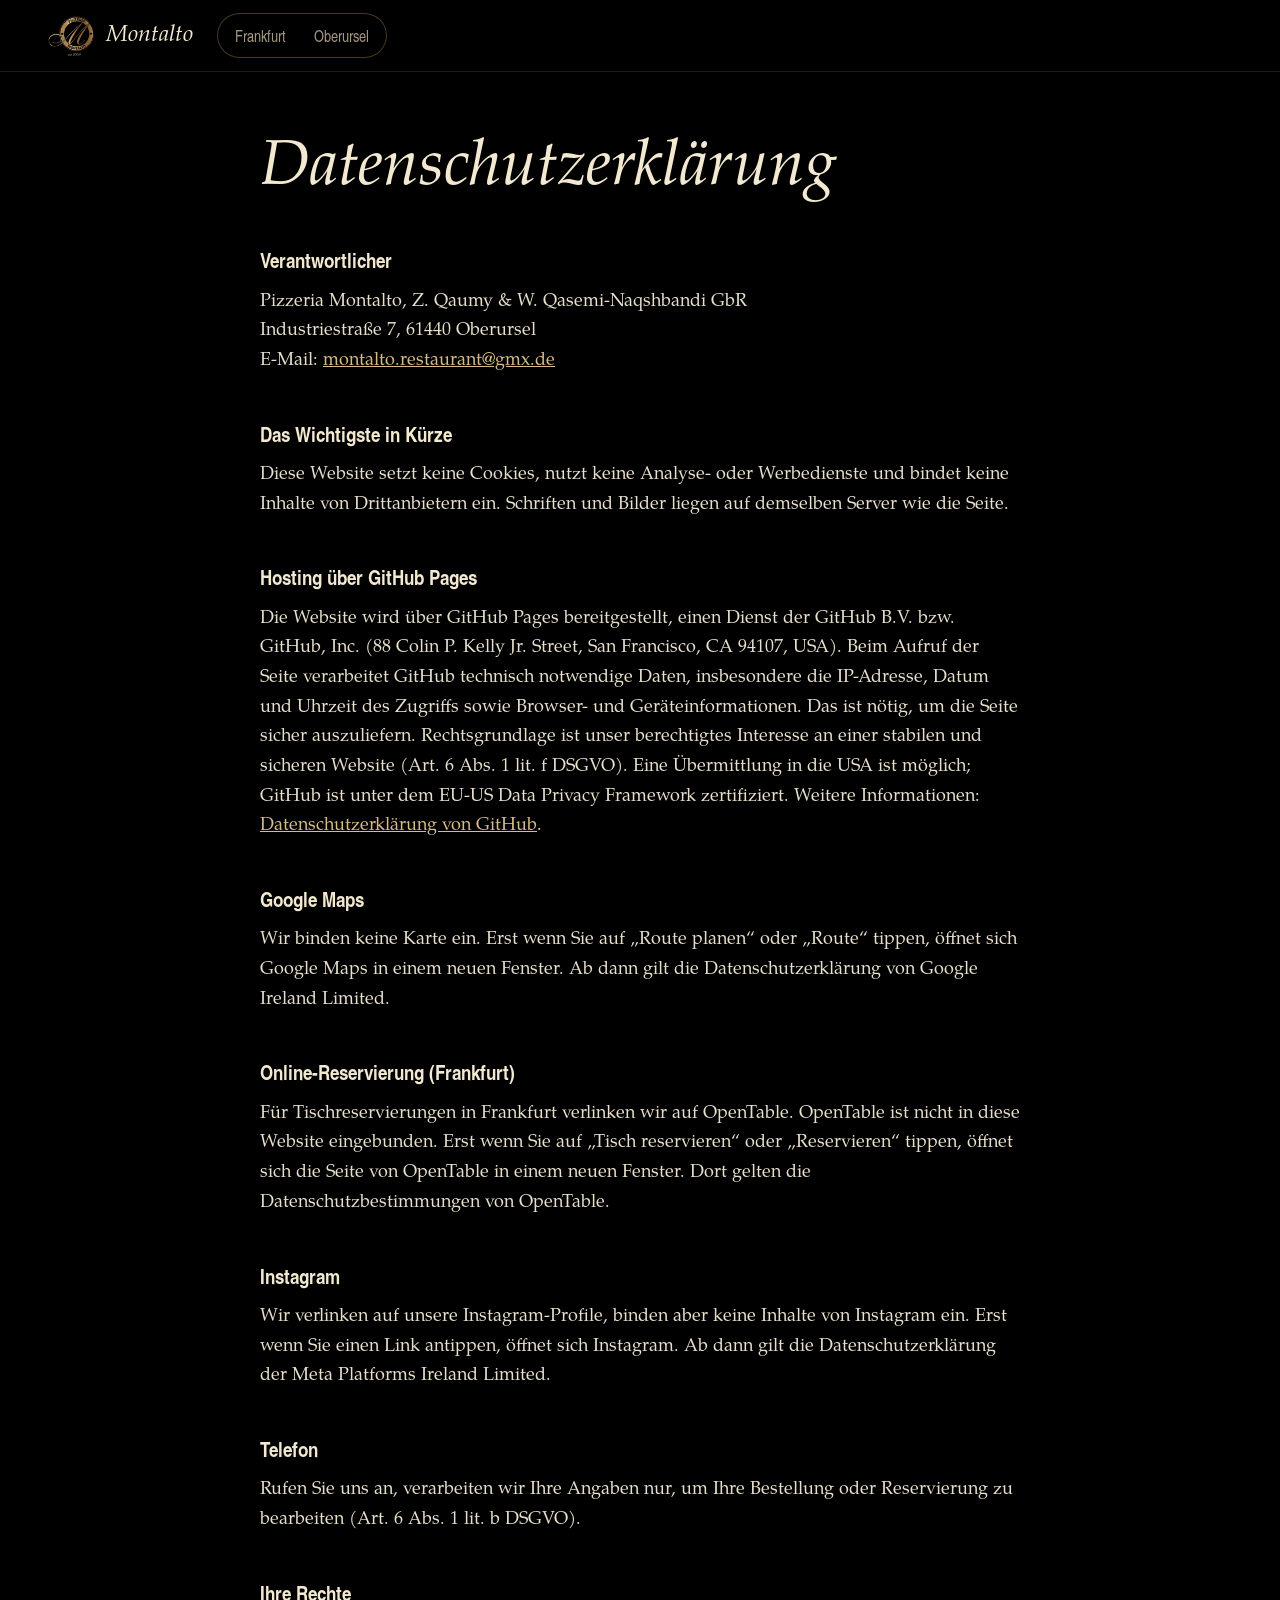
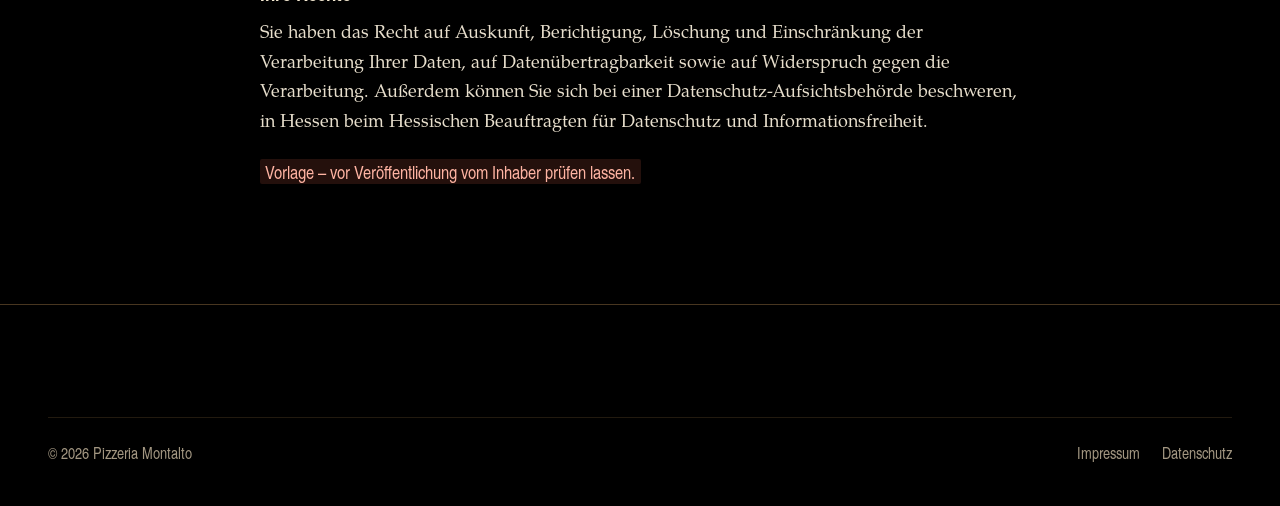
<file: datenschutz.html>
<!doctype html>
<html lang="de">
<head>
  <meta charset="utf-8">
  <meta name="viewport" content="width=device-width, initial-scale=1, viewport-fit=cover">
  <title>Datenschutz – Pizzeria Montalto</title>
  <meta name="robots" content="noindex">
  <meta name="theme-color" content="#000000">
  <link rel="icon" type="image/png" sizes="32x32" href="assets/img/favicon-32.png">
  <link rel="stylesheet" href="assets/css/style.css?v=20261013a">
</head>
<body>

<header class="kopf kopf--fest">
  <div class="wrap">
    <a class="kopf-logo" href="./" aria-label="Pizzeria Montalto, Startseite">
      <img src="assets/img/logo-160.webp" alt="" width="46" height="46">
      <span>Montalto</span>
    </a>
    <nav class="standort-wahl" aria-label="Standort wählen">
      <a href="./">Frankfurt</a>
      <a href="oberursel/">Oberursel</a>
    </nav>
  </div>
</header>

<main class="recht">
  <div class="wrap">
    <h1>Datenschutz&shy;erklärung</h1>

    <h2>Verantwortlicher</h2>
    <p>
      Pizzeria Montalto, Z. Qaumy &amp; W. Qasemi-Naqshbandi GbR<br>
      Industriestraße 7, 61440 Oberursel<br>
      E-Mail: <a href="mailto:montalto.restaurant@gmx.de">montalto.restaurant@gmx.de</a>
    </p>

    <h2>Das Wichtigste in Kürze</h2>
    <p>Diese Website setzt keine Cookies, nutzt keine Analyse- oder Werbedienste und bindet keine Inhalte von Drittanbietern ein. Schriften und Bilder liegen auf demselben Server wie die Seite.</p>

    <h2>Hosting über GitHub Pages</h2>
    <p>Die Website wird über GitHub Pages bereitgestellt, einen Dienst der GitHub B.V. bzw. GitHub, Inc. (88 Colin P. Kelly Jr. Street, San Francisco, CA 94107, USA). Beim Aufruf der Seite verarbeitet GitHub technisch notwendige Daten, insbesondere die IP-Adresse, Datum und Uhrzeit des Zugriffs sowie Browser- und Geräteinformationen. Das ist nötig, um die Seite sicher auszuliefern. Rechtsgrundlage ist unser berechtigtes Interesse an einer stabilen und sicheren Website (Art. 6 Abs. 1 lit. f DSGVO). Eine Übermittlung in die USA ist möglich; GitHub ist unter dem EU-US Data Privacy Framework zertifiziert. Weitere Informationen: <a href="https://docs.github.com/de/site-policy/privacy-policies/github-general-privacy-statement" target="_blank" rel="noopener">Datenschutzerklärung von GitHub</a>.</p>

    <h2>Google Maps</h2>
    <p>Wir binden keine Karte ein. Erst wenn Sie auf „Route planen“ oder „Route“ tippen, öffnet sich Google Maps in einem neuen Fenster. Ab dann gilt die Datenschutzerklärung von Google Ireland Limited.</p>

    <h2>Online-Reservierung (Frankfurt)</h2>
    <p>Für Tischreservierungen in Frankfurt verlinken wir auf OpenTable. OpenTable ist nicht in diese Website eingebunden. Erst wenn Sie auf „Tisch reservieren“ oder „Reservieren“ tippen, öffnet sich die Seite von OpenTable in einem neuen Fenster. Dort gelten die Datenschutzbestimmungen von OpenTable.</p>

    <h2>Instagram</h2>
    <p>Wir verlinken auf unsere Instagram-Profile, binden aber keine Inhalte von Instagram ein. Erst wenn Sie einen Link antippen, öffnet sich Instagram. Ab dann gilt die Datenschutzerklärung der Meta Platforms Ireland Limited.</p>

    <h2>Telefon</h2>
    <p>Rufen Sie uns an, verarbeiten wir Ihre Angaben nur, um Ihre Bestellung oder Reservierung zu bearbeiten (Art. 6 Abs. 1 lit. b DSGVO).</p>

    <h2>Ihre Rechte</h2>
    <p>Sie haben das Recht auf Auskunft, Berichtigung, Löschung und Einschränkung der Verarbeitung Ihrer Daten, auf Datenübertragbarkeit sowie auf Widerspruch gegen die Verarbeitung. Außerdem können Sie sich bei einer Datenschutz-Aufsichtsbehörde beschweren, in Hessen beim Hessischen Beauftragten für Datenschutz und Informationsfreiheit.</p>

    <p><span class="platzhalter">Vorlage – vor Veröffentlichung vom Inhaber prüfen lassen.</span></p>
  </div>
</main>

<footer class="fuss">
  <div class="wrap">
    <div class="fuss-unten">
      <span>© <span data-jahr>2026</span> Pizzeria Montalto</span>
      <nav aria-label="Rechtliches">
        <a href="impressum.html">Impressum</a>
        <a href="datenschutz.html" aria-current="page">Datenschutz</a>
      </nav>
    </div>
  </div>
</footer>

<script>document.querySelectorAll("[data-jahr]").forEach(function(e){e.textContent=new Date().getFullYear()});</script>
</body>
</html>
</file>
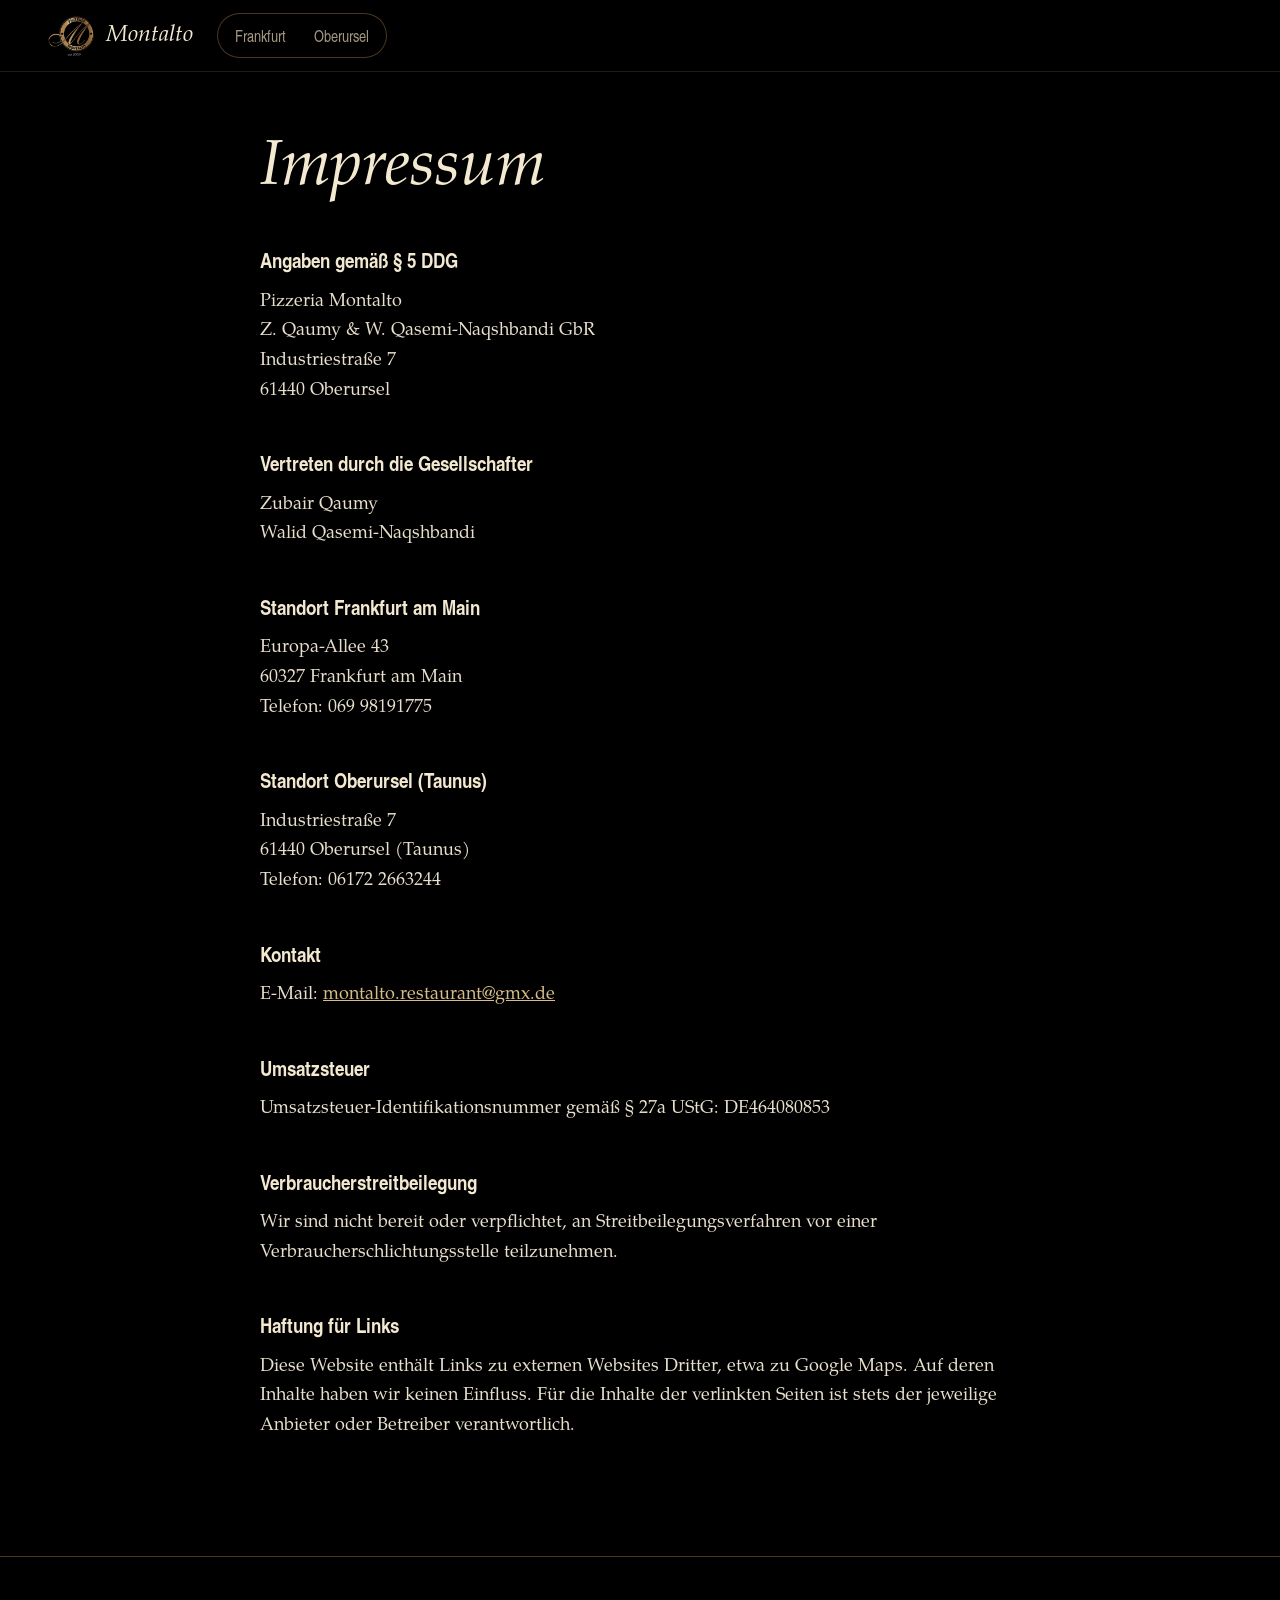
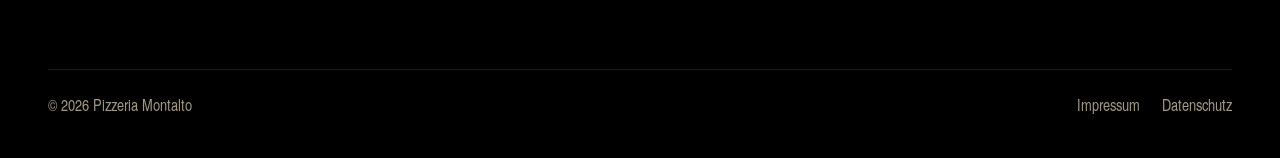
<file: impressum.html>
<!doctype html>
<html lang="de">
<head>
  <meta charset="utf-8">
  <meta name="viewport" content="width=device-width, initial-scale=1, viewport-fit=cover">
  <title>Impressum – Pizzeria Montalto</title>
  <meta name="robots" content="noindex">
  <meta name="theme-color" content="#000000">
  <link rel="icon" type="image/png" sizes="32x32" href="assets/img/favicon-32.png">
  <link rel="stylesheet" href="assets/css/style.css?v=20261013a">
</head>
<body>

<header class="kopf kopf--fest">
  <div class="wrap">
    <a class="kopf-logo" href="./" aria-label="Pizzeria Montalto, Startseite">
      <img src="assets/img/logo-160.webp" alt="" width="46" height="46">
      <span>Montalto</span>
    </a>
    <nav class="standort-wahl" aria-label="Standort wählen">
      <a href="./">Frankfurt</a>
      <a href="oberursel/">Oberursel</a>
    </nav>
  </div>
</header>

<main class="recht">
  <div class="wrap">
    <h1>Impressum</h1>

    <h2>Angaben gemäß § 5 DDG</h2>
    <p>
      Pizzeria Montalto<br>
      Z. Qaumy &amp; W. Qasemi-Naqshbandi GbR<br>
      Industriestraße 7<br>
      61440 Oberursel
    </p>

    <h2>Vertreten durch die Gesellschafter</h2>
    <p>Zubair Qaumy<br>Walid Qasemi-Naqshbandi</p>

    <h2>Standort Frankfurt am Main</h2>
    <p>Europa-Allee 43<br>60327 Frankfurt am Main<br>Telefon: 069 98191775</p>

    <h2>Standort Oberursel (Taunus)</h2>
    <p>Industriestraße 7<br>61440 Oberursel (Taunus)<br>Telefon: 06172 2663244</p>

    <h2>Kontakt</h2>
    <p>E-Mail: <a href="mailto:montalto.restaurant@gmx.de">montalto.restaurant@gmx.de</a></p>

    <h2>Umsatzsteuer</h2>
    <p>Umsatzsteuer-Identifikationsnummer gemäß § 27a UStG: DE464080853</p>

    <h2>Verbraucherstreitbeilegung</h2>
    <p>Wir sind nicht bereit oder verpflichtet, an Streitbeilegungsverfahren vor einer Verbraucherschlichtungsstelle teilzunehmen.</p>

    <h2>Haftung für Links</h2>
    <p>Diese Website enthält Links zu externen Websites Dritter, etwa zu Google Maps. Auf deren Inhalte haben wir keinen Einfluss. Für die Inhalte der verlinkten Seiten ist stets der jeweilige Anbieter oder Betreiber verantwortlich.</p>
  </div>
</main>

<footer class="fuss">
  <div class="wrap">
    <div class="fuss-unten">
      <span>© <span data-jahr>2026</span> Pizzeria Montalto</span>
      <nav aria-label="Rechtliches">
        <a href="impressum.html" aria-current="page">Impressum</a>
        <a href="datenschutz.html">Datenschutz</a>
      </nav>
    </div>
  </div>
</footer>

<script>document.querySelectorAll("[data-jahr]").forEach(function(e){e.textContent=new Date().getFullYear()});</script>
</body>
</html>
</file>
<file: assets/css/style.css>
/* =========================================================
   Pizzeria Montalto – Stylesheet
   Farben aus dem Logo: Schwarz + gebürstete Bronze
   ========================================================= */

@font-face {
  font-family: "Montalto Serif";
  src: url("../fonts/pagella-regular.woff") format("woff");
  font-weight: 400; font-style: normal; font-display: swap;
}
@font-face {
  font-family: "Montalto Serif";
  src: url("../fonts/pagella-italic.woff") format("woff");
  font-weight: 400; font-style: italic; font-display: swap;
}
@font-face {
  font-family: "Montalto Cond";
  src: url("../fonts/heroscn-regular.woff") format("woff");
  font-weight: 400; font-style: normal; font-display: swap;
}
@font-face {
  font-family: "Montalto Cond";
  src: url("../fonts/heroscn-bold.woff") format("woff");
  font-weight: 700; font-style: normal; font-display: swap;
}

:root {
  /* Farbe */
  --schwarz: #000;
  --tafel: #0d0b09;
  --bronze-tief: #6e4a26;
  --bronze: #ac824d;
  --gold: #d6bc88;
  --champagner: #f3e8d0;
  --text: #e8dfcd;
  --leise: #a39782;
  --linie: rgba(172, 130, 77, .42);
  --linie-zart: rgba(172, 130, 77, .2);
  --basilikum: #8fb46a;
  --chili: #e0644a;

  --metall: linear-gradient(100deg,
    #6e4a26 0%, #a87b45 16%, #e9cf98 30%, #fff1cc 36%, #c79a5e 46%,
    #7a532c 60%, #b88a52 74%, #ecd3a0 86%, #8a6034 100%);

  /* Schrift */
  --serif: "Montalto Serif", "Palatino Linotype", Palatino, "Book Antiqua", Georgia, serif;
  --cond: "Montalto Cond", "Helvetica Neue", "Arial Narrow", Arial, sans-serif;

  /* Maße */
  --rand: clamp(16px, 4vw, 48px);
  --breite: 1240px;
  --kopf-h: 72px;
}

*, *::before, *::after { box-sizing: border-box; }

html {
  scroll-behavior: smooth;
  scroll-padding-top: calc(var(--kopf-h) + 16px);
  -webkit-text-size-adjust: 100%;
}

body {
  margin: 0;
  background: var(--schwarz);
  color: var(--text);
  font-family: var(--serif);
  font-size: 1.125rem;
  line-height: 1.65;
  -webkit-font-smoothing: antialiased;
  text-rendering: optimizeLegibility;
  overflow-x: hidden;
}

img, svg { display: block; max-width: 100%; }
img { height: auto; }
a { color: inherit; }
p { margin: 0 0 1em; }
h1, h2, h3, h4 { margin: 0; font-weight: 400; }

::selection { background: var(--bronze); color: #000; }

:focus-visible {
  outline: 2px solid var(--gold);
  outline-offset: 3px;
}

.sr-only {
  position: absolute !important; width: 1px; height: 1px; padding: 0; margin: -1px;
  overflow: hidden; clip: rect(0 0 0 0); white-space: nowrap; border: 0;
}

.skip {
  position: absolute; left: 12px; top: -60px; z-index: 100;
  background: var(--gold); color: #000; padding: 10px 16px; font-family: var(--cond);
  text-decoration: none;
}
.skip:focus { top: 12px; }

.wrap { width: min(100% - 2 * var(--rand), var(--breite)); margin-inline: auto; }

/* ---------- Buttons ---------- */

.btn {
  display: inline-flex; align-items: center; justify-content: center; gap: .55em;
  min-height: 50px; padding: 0 1.4em;
  font-family: var(--cond); font-size: 1.05rem; font-weight: 700; letter-spacing: .02em;
  text-decoration: none; border: 1px solid var(--bronze); border-radius: 2px;
  color: var(--champagner); background: transparent; cursor: pointer;
  transition: background-color .2s, color .2s, border-color .2s;
}
.btn svg { width: 18px; height: 18px; flex: none; }
.btn:hover { background: rgba(172, 130, 77, .14); border-color: var(--gold); }
.btn--gold {
  color: #140d05; border-color: transparent;
  background: var(--metall); background-size: 180% 100%; background-position: 30% 0;
  transition: background-position .5s ease;
}
.btn--gold:hover { background: var(--metall); background-size: 180% 100%; background-position: 70% 0; }

/* ---------- Kopfzeile ---------- */

.kopf {
  position: fixed; inset: 0 0 auto 0; z-index: 50; height: var(--kopf-h);
  display: flex; align-items: center;
  transition: background-color .3s, border-color .3s, backdrop-filter .3s;
  border-bottom: 1px solid transparent;
}
.kopf.ist-gescrollt {
  background: rgba(0, 0, 0, .78);
  -webkit-backdrop-filter: blur(14px) saturate(1.2);
  backdrop-filter: blur(14px) saturate(1.2);
  border-bottom-color: var(--linie-zart);
}
.kopf .wrap { display: flex; align-items: center; gap: 24px; }

.kopf-logo { display: flex; align-items: center; gap: 12px; text-decoration: none; flex: none; }
.kopf-logo img { width: 46px; height: 46px; }
.kopf-logo span {
  font-family: var(--serif); font-style: italic; font-size: 1.45rem; color: var(--champagner);
  line-height: 1;
}

.standort-wahl {
  display: inline-flex; padding: 3px; border: 1px solid var(--linie); border-radius: 999px;
  background: rgba(0, 0, 0, .55); -webkit-backdrop-filter: blur(10px); backdrop-filter: blur(10px);
  font-family: var(--cond); font-size: .98rem;
}
.standort-wahl a {
  padding: 6px 14px; border-radius: 999px; text-decoration: none; color: var(--leise);
  transition: color .2s, background-color .2s;
}
.standort-wahl a:hover { color: var(--champagner); }
.standort-wahl a[aria-current="page"] { background: var(--champagner); color: #000; }

.kopf-nav { margin-left: auto; display: flex; align-items: center; gap: 28px; }
.kopf-nav > a:not(.btn) {
  font-family: var(--cond); font-size: 1.05rem; text-decoration: none; color: var(--text);
  padding: 6px 0; border-bottom: 1px solid transparent; transition: border-color .2s, color .2s;
}
.kopf-nav > a:not(.btn):hover { color: var(--gold); border-bottom-color: var(--bronze); }
.kopf-nav .btn { min-height: 42px; }
.kopf-nav > a.kopf-tel { display: inline-flex; align-items: center; gap: 8px; }
.kopf-tel svg { width: 17px; height: 17px; color: var(--gold); }
@media (max-width: 1080px) { .kopf-nav { gap: 20px; } .kopf-tel span { display: none; } }

@media (max-width: 860px) {
  .kopf-nav { display: none; }
  .kopf .wrap { justify-content: space-between; }
  .kopf-logo span { display: none; }
}

/* ---------- Hero ---------- */

.hero {
  position: relative; min-height: 100svh; display: flex; flex-direction: column;
  justify-content: flex-end; padding-top: calc(var(--kopf-h) + 32px); overflow: hidden;
  isolation: isolate;
}
.hero::after {
  content: ""; position: absolute; z-index: -1; pointer-events: none;
  background: url("../img/linie-tomate.svg") no-repeat center / contain;
  width: min(34vw, 380px); aspect-ratio: 1; left: -6vw; top: 18vh; opacity: .14;
}

/* Foto rechts, läuft weich ins Schwarz aus */
.hero-bild {
  position: absolute; top: 0; right: 0; bottom: 0; width: min(44vw, 760px);
  margin: 0; z-index: -1;
}
.hero-foto { width: 100%; height: 100%; object-fit: cover; object-position: 50% 62%; }
.hero-bild::after {
  content: ""; position: absolute; inset: 0; z-index: 1; pointer-events: none;
  background:
    linear-gradient(90deg, #000 0%, rgba(0, 0, 0, .7) 14%, rgba(0, 0, 0, 0) 42%),
    linear-gradient(0deg, #000 0%, rgba(0, 0, 0, .75) 20%, rgba(0, 0, 0, 0) 48%),
    linear-gradient(180deg, rgba(0, 0, 0, .7) 0%, rgba(0, 0, 0, 0) 20%);
}
.hero-siegel {
  position: absolute; z-index: 2; left: -72px; top: 30%;
  width: clamp(120px, 11vw, 168px); height: auto; aspect-ratio: 1;
  filter: drop-shadow(0 12px 28px rgba(0, 0, 0, .65));
}
@media (max-width: 1100px) { .hero-siegel { display: none; } }

.hero-inhalt {
  display: grid; grid-template-columns: minmax(0, 1fr) auto; align-items: end; gap: 32px;
  padding-bottom: clamp(8px, 2vw, 24px);
}
.hero-text { max-width: min(34rem, 50vw); }
.hero-lead {
  font-size: clamp(1.2rem, 1.6vw, 1.45rem); line-height: 1.5; color: var(--champagner);
  margin-bottom: 22px;
}
.hero-cta { display: flex; flex-wrap: wrap; gap: 12px; margin-top: 26px; }

.status {
  display: inline-flex; align-items: center; gap: 10px;
  font-family: var(--cond); font-size: 1.02rem; color: var(--text);
}
.status::before {
  content: ""; width: 9px; height: 9px; border-radius: 50%; background: var(--leise); flex: none;
}
.status.ist-offen::before { background: var(--basilikum); box-shadow: 0 0 0 4px rgba(143, 180, 106, .18); }
.status.ist-zu::before { background: var(--chili); }

.marke {
  display: block;
  font-family: var(--serif); font-style: italic; font-weight: 400;
  font-size: clamp(4.6rem, 24.4vw, 22rem); line-height: .82; letter-spacing: -.035em;
  margin: clamp(20px, 3.5vw, 48px) 0 0 -.04em; padding: .04em 0 .16em;
  background: var(--metall); background-size: 240% 100%; background-position: 0% 0;
  -webkit-background-clip: text; background-clip: text; color: transparent;
  white-space: nowrap;
  filter: drop-shadow(0 6px 26px rgba(0, 0, 0, .6));
}
@media (prefers-reduced-motion: no-preference) {
  .marke { animation: glanz 3.2s cubic-bezier(.2, .7, .2, 1) .25s both; }
  @keyframes glanz {
    from { background-position: 100% 0; opacity: 0; transform: translateY(.06em); }
    25% { opacity: 1; }
    to { background-position: 0% 0; opacity: 1; transform: none; }
  }
}

@media (max-width: 700px) {
  .hero { min-height: 0; padding-top: 0; justify-content: flex-start; }
  .hero::after { display: none; }
  .hero-bild { position: relative; width: 100%; height: min(64svh, 600px); z-index: auto; order: 0; }
  .hero-foto { object-position: 50% 70%; }
  .hero-bild::after {
    background:
      linear-gradient(0deg, #000 0%, rgba(0, 0, 0, .6) 22%, rgba(0, 0, 0, 0) 50%),
      linear-gradient(180deg, rgba(0, 0, 0, .7) 0%, rgba(0, 0, 0, 0) 24%);
  }
  .hero-siegel { left: auto; right: var(--rand); top: auto; bottom: 26%; width: 96px; }
  .hero > h1 { order: 1; position: relative; z-index: 2; margin-top: -.62em; font-size: clamp(4.6rem, 24.4vw, 22rem); }
  .hero > h1 .marke { font-size: inherit; margin-top: 0; }
  .hero > .wrap:not(h1) { order: 2; }
  .hero-inhalt { grid-template-columns: 1fr; gap: 20px; padding: 6px 0 40px; }
  .hero-text { max-width: none; }
  .hero-cta .btn { flex: 1 1 auto; }
}

/* ---------- Abschnitte ---------- */

.abschnitt { padding-block: clamp(72px, 11vw, 150px); }
.abschnitt-titel {
  font-family: var(--serif); font-style: italic; color: var(--champagner);
  font-size: clamp(2.5rem, 5.6vw, 4.6rem); line-height: 1.02; letter-spacing: -.015em;
  max-width: 16ch;
}
.abschnitt-kopf { display: grid; gap: 18px; margin-bottom: clamp(40px, 6vw, 72px); }
.abschnitt-kopf p { color: var(--leise); max-width: 40rem; margin: 0; }
.abschnitt-kopf a { color: var(--gold); text-underline-offset: 3px; }

/* ---------- Einleitung ---------- */

.intro { border-top: 1px solid var(--linie-zart); }
.intro-raster {
  display: grid; grid-template-columns: minmax(0, 5fr) minmax(0, 6fr);
  gap: clamp(40px, 6vw, 96px); align-items: center;
}
.intro-text p { color: var(--text); max-width: 34rem; }
.intro-text .abschnitt-titel { margin-bottom: clamp(24px, 3vw, 36px); }
.intro-cta { display: flex; flex-wrap: wrap; gap: 12px; margin-top: 32px; }
.intro-hinweis { margin-top: 14px; color: var(--leise); font-size: .98rem; }
.intro-bild img { aspect-ratio: 3 / 2; }

.intro--text .intro-raster { align-items: start; }
.intro--text .abschnitt-titel { margin: 0; }

@media (max-width: 860px) {
  .intro-raster { grid-template-columns: 1fr; }
}

/* ---------- Hausgerichte ---------- */

.haus { border-top: 1px solid var(--linie-zart); padding-bottom: clamp(32px, 5vw, 64px); }
.karte { padding-bottom: clamp(56px, 7vw, 96px); }
.haus-reihe {
  display: grid; grid-template-columns: repeat(3, 1fr);
  border-top: 1px solid var(--linie); border-bottom: 1px solid var(--linie);
}
.haus-gericht {
  padding: 36px 32px 34px; display: grid; grid-template-rows: auto auto 1fr; gap: 8px;
}
.haus-gericht p { margin: 0; }
.haus-gericht + .haus-gericht { border-left: 1px solid var(--linie); }
.haus-art { font-family: var(--cond); color: var(--bronze); font-size: 1.05rem; margin: 0; }
.haus-gericht h3 {
  font-family: var(--serif); font-style: italic; font-size: 2.3rem; line-height: 1.1;
  color: var(--champagner);
}
.haus-gericht p.zutaten { color: var(--leise); font-size: 1.02rem; margin: 4px 0 14px; }

@media (max-width: 820px) {
  .haus-reihe { grid-template-columns: 1fr; }
  .haus-gericht { padding: 28px 4px; }
  .haus-gericht + .haus-gericht { border-left: 0; border-top: 1px solid var(--linie); }
}

/* ---------- Speisekarte ---------- */

.karte { position: relative; }
.karte::before {
  content: ""; position: absolute; inset: 0; z-index: -1; pointer-events: none;
  background: url("../img/linie-tomate.svg") no-repeat right -120px top 220px / 520px,
              url("../img/linie-pizza.svg") no-repeat left -200px bottom 120px / 560px;
  opacity: .07;
}

.karte-werkzeug {
  position: sticky; top: var(--kopf-h); z-index: 20;
  margin-bottom: 76px; padding: 12px 0;
  background: rgba(0, 0, 0, .86);
  -webkit-backdrop-filter: blur(14px); backdrop-filter: blur(14px);
  border-bottom: 1px solid var(--linie-zart);
}
.karte-werkzeug .wrap { display: flex; flex-wrap: wrap; align-items: center; gap: 12px 20px; }

.karte-tabs {
  display: flex; gap: 4px; overflow-x: auto; scrollbar-width: none; flex: 1 1 auto;
  -webkit-mask-image: linear-gradient(90deg, #000 90%, transparent);
  mask-image: linear-gradient(90deg, #000 90%, transparent);
}
.karte-tabs::-webkit-scrollbar { display: none; }
.karte-tabs a {
  flex: none; padding: 8px 14px; font-family: var(--cond); font-size: 1.02rem;
  color: var(--leise); text-decoration: none; border-bottom: 2px solid transparent;
  transition: color .2s, border-color .2s;
}
.karte-tabs a:hover { color: var(--champagner); }
.karte-tabs a.ist-aktiv { color: var(--champagner); border-bottom-color: var(--bronze); }

.karte-filter { display: flex; flex-wrap: wrap; align-items: center; gap: 8px; }

.suche {
  display: flex; align-items: center; gap: 8px; height: 42px; padding: 0 12px;
  border: 1px solid var(--linie); border-radius: 2px; min-width: 250px;
  transition: border-color .2s;
}
.suche:focus-within { border-color: var(--gold); }
.suche svg { width: 17px; height: 17px; color: var(--bronze); flex: none; }
.suche input {
  flex: 1; min-width: 0; height: 100%; border: 0; outline: 0; background: transparent;
  color: var(--champagner); font-family: var(--cond); font-size: 1.02rem;
}
.suche input::placeholder { color: #7a705f; }
.suche input::-webkit-search-cancel-button { filter: sepia(1) saturate(2) hue-rotate(-10deg); }

.chip {
  display: inline-flex; align-items: center; gap: 7px; height: 42px; padding: 0 14px;
  border: 1px solid var(--linie); border-radius: 999px; background: transparent;
  color: var(--text); font-family: var(--cond); font-size: 1rem; cursor: pointer;
  transition: background-color .2s, border-color .2s, color .2s;
}
.chip svg { width: 16px; height: 16px; }
.chip:hover { border-color: var(--gold); }
.chip[aria-pressed="true"] { background: var(--champagner); color: #000; border-color: var(--champagner); }

@media (max-width: 860px) {
  .karte-werkzeug .wrap { gap: 10px; }
  .karte-tabs { order: 2; flex-basis: 100%; }
  .karte-filter { flex-basis: 100%; flex-wrap: nowrap; }
  .suche { flex: 1 1 auto; min-width: 0; }
}
@media (max-width: 520px) {
  .chip { width: 42px; padding: 0; justify-content: center; }
  .chip svg { width: 18px; height: 18px; }
  .chip-text {
    position: absolute; width: 1px; height: 1px; overflow: hidden; clip: rect(0 0 0 0); white-space: nowrap;
  }
}

/* Tafel = Rahmen wie auf der gedruckten Karte */
.tafeln { display: grid; gap: 88px; }
.tafel {
  position: relative; border: 1px solid var(--linie); padding: 64px clamp(20px, 4vw, 52px) 40px;
  background: linear-gradient(180deg, rgba(13, 11, 9, .9), rgba(0, 0, 0, .6));
  scroll-margin-top: calc(var(--kopf-h) + 110px);
}
.tafel-kopf {
  position: absolute; left: 50%; top: 0; transform: translate(-50%, -50%);
  background: var(--schwarz); border: 1px solid var(--bronze);
  padding: 10px 28px 12px; text-align: center; white-space: nowrap; max-width: calc(100% - 32px);
}
.tafel-kopf h3 {
  font-family: var(--serif); font-style: italic; font-size: clamp(1.7rem, 3vw, 2.2rem);
  line-height: 1.05; color: var(--champagner);
}
.tafel-kopf p {
  margin: 4px 0 0; font-family: var(--cond); font-size: .95rem; color: var(--bronze);
  white-space: normal;
}

.gerichte {
  list-style: none; margin: 0; padding: 0;
  display: grid; grid-template-columns: 1fr 1fr; column-gap: clamp(32px, 6vw, 88px);
}
.gericht {
  display: grid; grid-template-columns: 2.6ch minmax(0, 1fr) auto; column-gap: 14px;
  align-items: baseline; align-content: start; padding: 15px 0; border-bottom: 1px solid var(--linie-zart);
}
.gericht[hidden] { display: none; }
.g-nr { font-family: var(--cond); font-size: 1.12rem; color: var(--bronze); font-variant-numeric: tabular-nums; }
.g-name {
  font-family: var(--cond); font-weight: 700; font-size: 1.24rem; line-height: 1.2;
  color: var(--champagner); letter-spacing: .005em;
  display: flex; flex-wrap: wrap; align-items: center; gap: 4px 8px;
}
.g-zutaten { grid-column: 2 / 3; margin: 3px 0 0; font-size: .98rem; line-height: 1.45; color: var(--leise); }
.g-preis {
  font-family: var(--cond); font-weight: 700; font-size: 1.2rem; color: var(--gold);
  font-variant-numeric: tabular-nums; white-space: nowrap;
}

.icon { width: 15px; height: 15px; flex: none; }
.icon--veg { color: var(--basilikum); }
.icon--scharf { color: var(--chili); }
.badge {
  font-family: var(--cond); font-weight: 400; font-size: .8rem; line-height: 1;
  padding: 3px 7px 4px; border: 1px solid currentColor; border-radius: 999px;
}
.badge--vegan { color: var(--basilikum); }
.badge--haus { color: var(--gold); }

.hinweise {
  list-style: none; margin: 32px 0 0; padding: 22px 0 0; border-top: 1px solid var(--linie);
  display: grid; gap: 6px; color: var(--leise); font-size: 1rem; text-align: center;
}

.karte-leer {
  text-align: center; padding: 56px 20px; border: 1px dashed var(--linie); color: var(--leise);
}
.karte-leer p { margin-bottom: 16px; }

.karte-fuss {
  margin-top: 56px; display: flex; flex-wrap: wrap; justify-content: space-between; gap: 16px 32px;
  color: var(--leise); font-size: 1rem;
}
.legende { display: flex; flex-wrap: wrap; gap: 8px 22px; font-family: var(--cond); }
.legende span { display: inline-flex; align-items: center; gap: 7px; }

@media (max-width: 860px) {
  .gerichte { grid-template-columns: 1fr; }
  .tafel { padding-top: 56px; }
  .tafeln { gap: 72px; }
}

/* ---------- Bildband ---------- */

.bildband { padding-bottom: clamp(72px, 10vw, 140px); }
.bildband-raster {
  display: grid; grid-template-columns: 7fr 5fr; gap: clamp(24px, 4vw, 64px); align-items: start;
}
.bild { margin: 0; }
.bild img {
  width: 100%; height: auto; aspect-ratio: 4 / 5; object-fit: cover; background: var(--tafel);
  outline: 1px solid var(--linie); outline-offset: 10px;
}
.bild--gross img { aspect-ratio: 1; }
.bild figcaption { margin-top: 22px; font-family: var(--cond); font-size: 1.02rem; color: var(--leise); }
.bild--klein { margin-top: clamp(64px, 12vw, 180px); }

@media (max-width: 700px) {
  .bildband-raster { grid-template-columns: 1fr 1fr; gap: 20px; }
  .bild img, .bild--gross img { aspect-ratio: 4 / 5; outline-offset: 6px; }
  .bild--klein { margin-top: 0; }
  .bild figcaption { margin-top: 16px; font-size: .95rem; }
}

.liefer { margin-top: 40px; }

/* ---------- Besuch ---------- */

.besuch { border-top: 1px solid var(--linie-zart); padding-bottom: clamp(56px, 7vw, 96px); }
.besuch-raster { display: grid; grid-template-columns: 1.1fr 1fr; gap: clamp(40px, 7vw, 110px); align-items: start; }

.adresse {
  font-family: var(--serif); font-style: normal;
  font-size: clamp(2rem, 4vw, 3.2rem); line-height: 1.12; color: var(--champagner); margin-bottom: 22px;
}
.adresse span { display: block; }
.adresse span + span { font-style: italic; color: var(--gold); }
.besuch-cta { display: flex; flex-wrap: wrap; gap: 12px; margin: 28px 0 22px; }
.besuch-hinweis { color: var(--leise); font-size: 1.02rem; max-width: 30rem; }

.zeiten-titel { font-family: var(--cond); font-size: 1.1rem; color: var(--bronze); margin-bottom: 10px; }
.zeiten { width: 100%; border-collapse: collapse; font-family: var(--cond); font-size: 1.12rem; }
.zeiten th, .zeiten td { text-align: left; padding: 15px 0; border-bottom: 1px solid var(--linie-zart); vertical-align: top; }
.zeiten th { font-weight: 400; color: var(--leise); padding-right: 20px; white-space: nowrap; }
.zeiten td { color: var(--champagner); text-align: right; }
.zeiten td span { display: block; }
.zeiten tr.ist-heute th { color: var(--gold); }
.zeiten tr.ist-heute td span { color: var(--gold); }
.zeiten tr.ist-heute th::after {
  content: "heute"; margin-left: 10px; font-size: .8rem; padding: 2px 7px 3px;
  border: 1px solid var(--bronze); border-radius: 999px; color: var(--gold);
}
.zeiten .zu { color: var(--leise); }
.besuch .status { margin-top: 18px; }

.anderer-standort {
  margin-top: clamp(64px, 9vw, 110px);
  display: grid; grid-template-columns: auto minmax(0, 1fr) auto; align-items: center; gap: 24px 36px;
  padding: 30px clamp(20px, 3vw, 40px); border: 1px solid var(--linie);
  background: var(--schwarz);
}
.anderer-standort img { width: 74px; height: 74px; }
.anderer-standort h3 {
  font-family: var(--serif); font-style: italic; font-size: clamp(1.5rem, 2.6vw, 2rem);
  color: var(--champagner); line-height: 1.15; margin-bottom: 4px;
}
.anderer-standort p { margin: 0; color: var(--leise); font-size: 1.02rem; }
.anderer-standort .status { margin-top: 6px; font-size: .96rem; }

@media (max-width: 860px) {
  .besuch-raster { grid-template-columns: 1fr; }
  .anderer-standort { grid-template-columns: 1fr; }
  .anderer-standort img { width: 56px; height: 56px; }
  .anderer-standort .btn { width: 100%; }
}

/* ---------- Instagram ---------- */

.icon-insta {
  display: inline-block; width: 18px; height: 18px; flex: none; background: currentColor;
  -webkit-mask: url("../img/icon-instagram.png") center / contain no-repeat;
  mask: url("../img/icon-instagram.png") center / contain no-repeat;
}

.insta { border-top: 1px solid var(--linie-zart); padding-block: clamp(64px, 9vw, 120px); }
.insta .abschnitt-titel { margin-bottom: clamp(32px, 5vw, 56px); }
.insta-reihe { display: grid; grid-template-columns: 1fr 1fr; border-top: 1px solid var(--linie); border-bottom: 1px solid var(--linie); }
.insta-link {
  display: flex; flex-direction: column; gap: 8px; padding: 30px 24px 32px 0; text-decoration: none; min-width: 0;
}
.insta-link + .insta-link { padding-left: clamp(24px, 4vw, 56px); border-left: 1px solid var(--linie); }
.insta-ort { font-family: var(--cond); font-size: 1.05rem; color: var(--bronze); }
.insta-handle {
  display: flex; align-items: center; gap: .4em; min-width: 0;
  font-family: var(--serif); font-style: italic; font-size: clamp(1.7rem, 3.4vw, 2.9rem); line-height: 1.15;
  color: var(--champagner);
}
.insta-handle .icon-insta { width: .78em; height: .78em; color: var(--gold); }
.insta-handle .name { overflow: hidden; text-overflow: ellipsis; padding-right: .1em; }
.insta-link:hover .name, .insta-link:focus-visible .name {
  background: var(--metall); background-size: 200% 100%;
  -webkit-background-clip: text; background-clip: text; color: transparent;
}

@media (max-width: 700px) {
  .insta-reihe { grid-template-columns: 1fr; }
  .insta-link { padding: 24px 0; }
  .insta-link + .insta-link { padding-left: 0; border-left: 0; border-top: 1px solid var(--linie); }
}

.fuss-insta { display: inline-flex; align-items: center; gap: 8px; margin-top: 4px; }
.fuss-insta .icon-insta { width: 15px; height: 15px; color: var(--gold); }

/* ---------- Fußzeile ---------- */

.fuss { border-top: 1px solid var(--linie); padding: 64px 0 40px; font-size: 1rem; color: var(--leise); }
.fuss-raster { display: grid; grid-template-columns: 1.2fr 1fr 1fr; gap: 40px; }
.fuss-marke { display: flex; align-items: center; gap: 16px; }
.fuss-marke img { width: 72px; height: 72px; }
.fuss-marke p { margin: 0; font-style: italic; color: var(--champagner); font-size: 1.25rem; line-height: 1.3; }
.fuss h4 { font-family: var(--cond); font-weight: 700; font-size: 1.05rem; color: var(--champagner); margin-bottom: 8px; }
.fuss address { font-style: normal; line-height: 1.6; }
.fuss a { text-decoration: none; }
.fuss a:hover { color: var(--gold); }
.fuss-unten {
  margin-top: 48px; padding-top: 22px; border-top: 1px solid var(--linie-zart);
  display: flex; flex-wrap: wrap; justify-content: space-between; gap: 12px; font-family: var(--cond); font-size: .98rem;
}
.fuss-unten nav { display: flex; gap: 22px; }

@media (max-width: 860px) {
  .fuss-raster { grid-template-columns: 1fr; gap: 28px; }
}

/* ---------- Mobile Aktionsleiste ---------- */

.aktionsleiste { display: none; }
@media (max-width: 860px) {
  body { padding-bottom: calc(68px + env(safe-area-inset-bottom)); }
  .aktionsleiste {
    position: fixed; inset: auto 0 0 0; z-index: 60; display: grid; grid-template-columns: 1fr 1fr 1.25fr;
    gap: 8px; padding: 10px var(--rand) calc(10px + env(safe-area-inset-bottom));
    background: rgba(0, 0, 0, .9); -webkit-backdrop-filter: blur(14px); backdrop-filter: blur(14px);
    border-top: 1px solid var(--linie-zart);
  }
  .aktionsleiste .btn { min-height: 48px; padding: 0 10px; font-size: 1rem; }
}

/* ---------- Rechtstexte ---------- */

.recht { padding: calc(var(--kopf-h) + 64px) 0 96px; }
.recht .wrap { max-width: 760px; }
.recht h1 {
  font-style: italic; font-size: clamp(2.6rem, 6vw, 4rem); color: var(--champagner); line-height: 1.05; margin-bottom: 40px;
}
.recht h2 { font-family: var(--cond); font-weight: 700; font-size: 1.3rem; color: var(--champagner); margin: 40px 0 10px; }
.recht p, .recht li { color: var(--text); }
.recht a { color: var(--gold); }
.platzhalter {
  background: rgba(224, 100, 74, .16); color: #ffb4a3; padding: 0 .3em; border-radius: 2px;
  font-family: var(--cond);
}
.kopf--fest { background: rgba(0, 0, 0, .86); border-bottom-color: var(--linie-zart); }

/* ---------- Bewegung reduzieren ---------- */

@media (prefers-reduced-motion: reduce) {
  html { scroll-behavior: auto; }
  *, *::before, *::after { transition-duration: .01ms !important; animation-duration: .01ms !important; }
}
</file>
